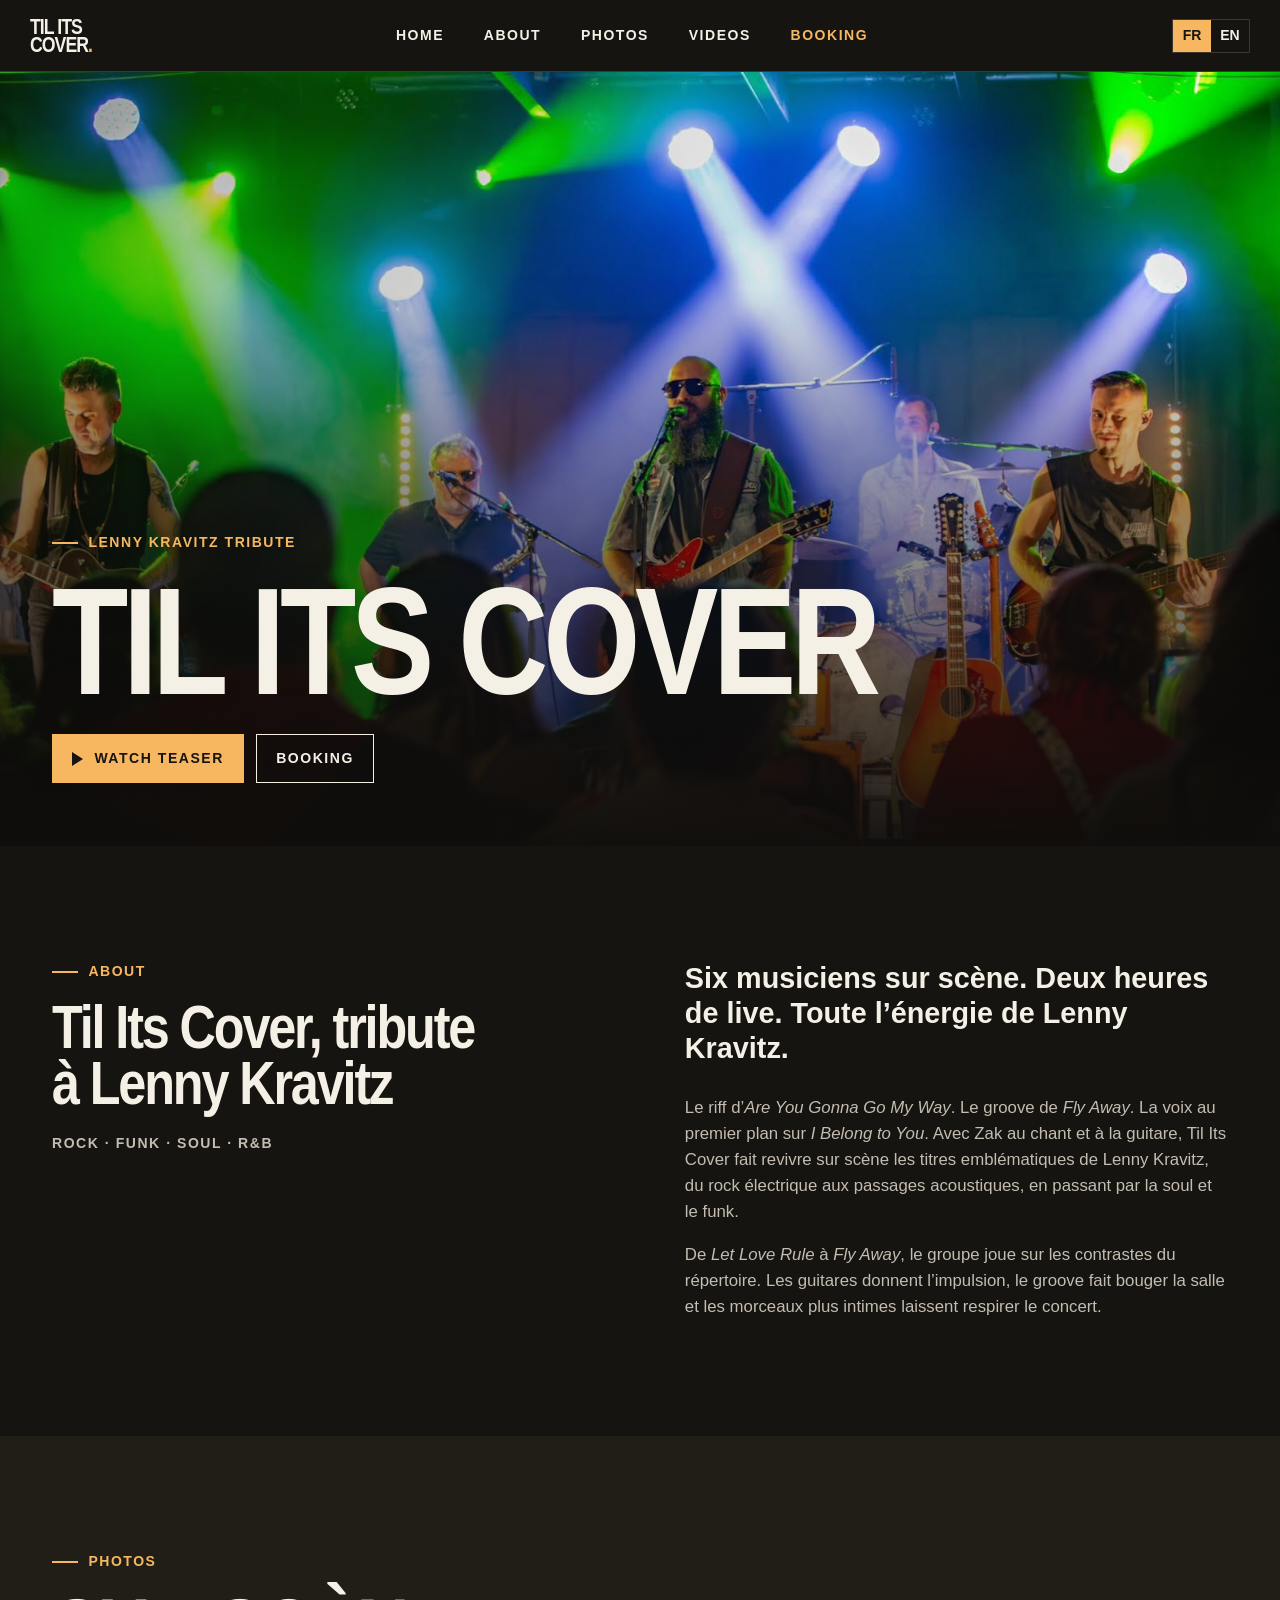
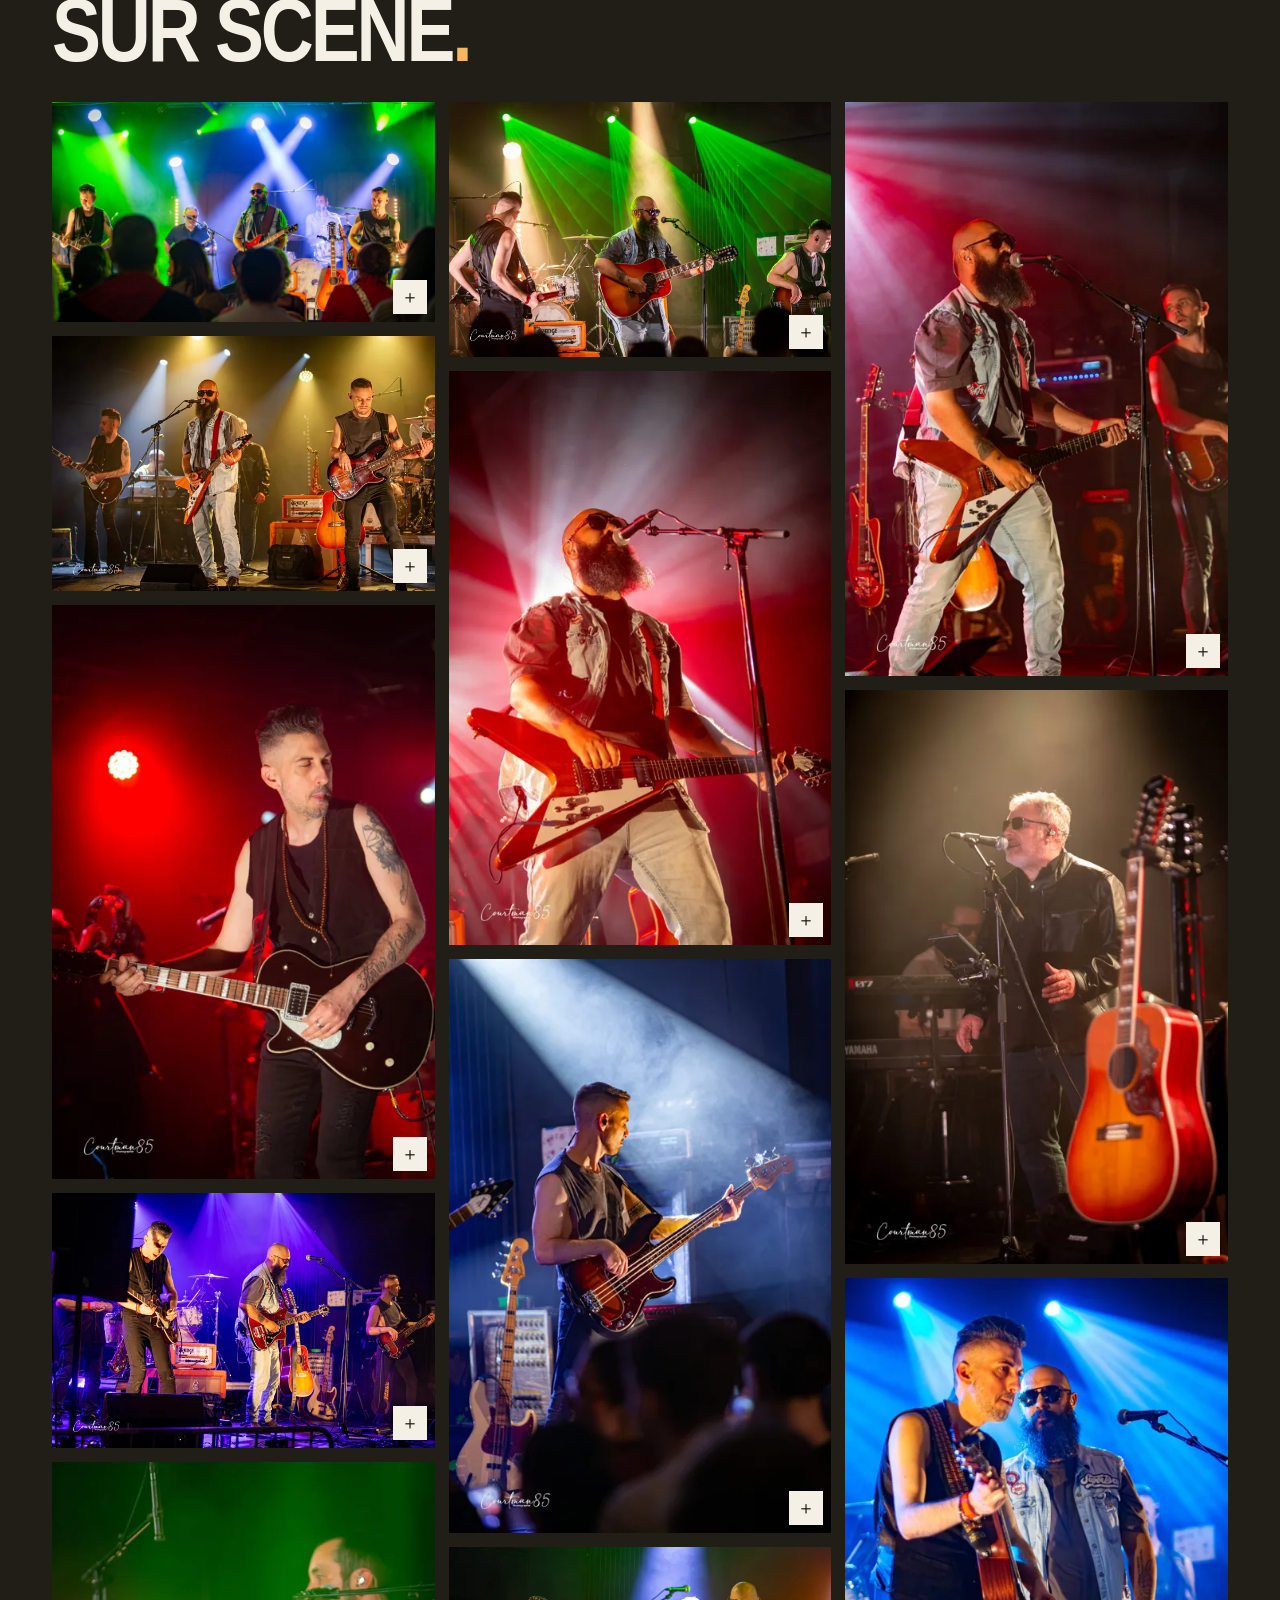
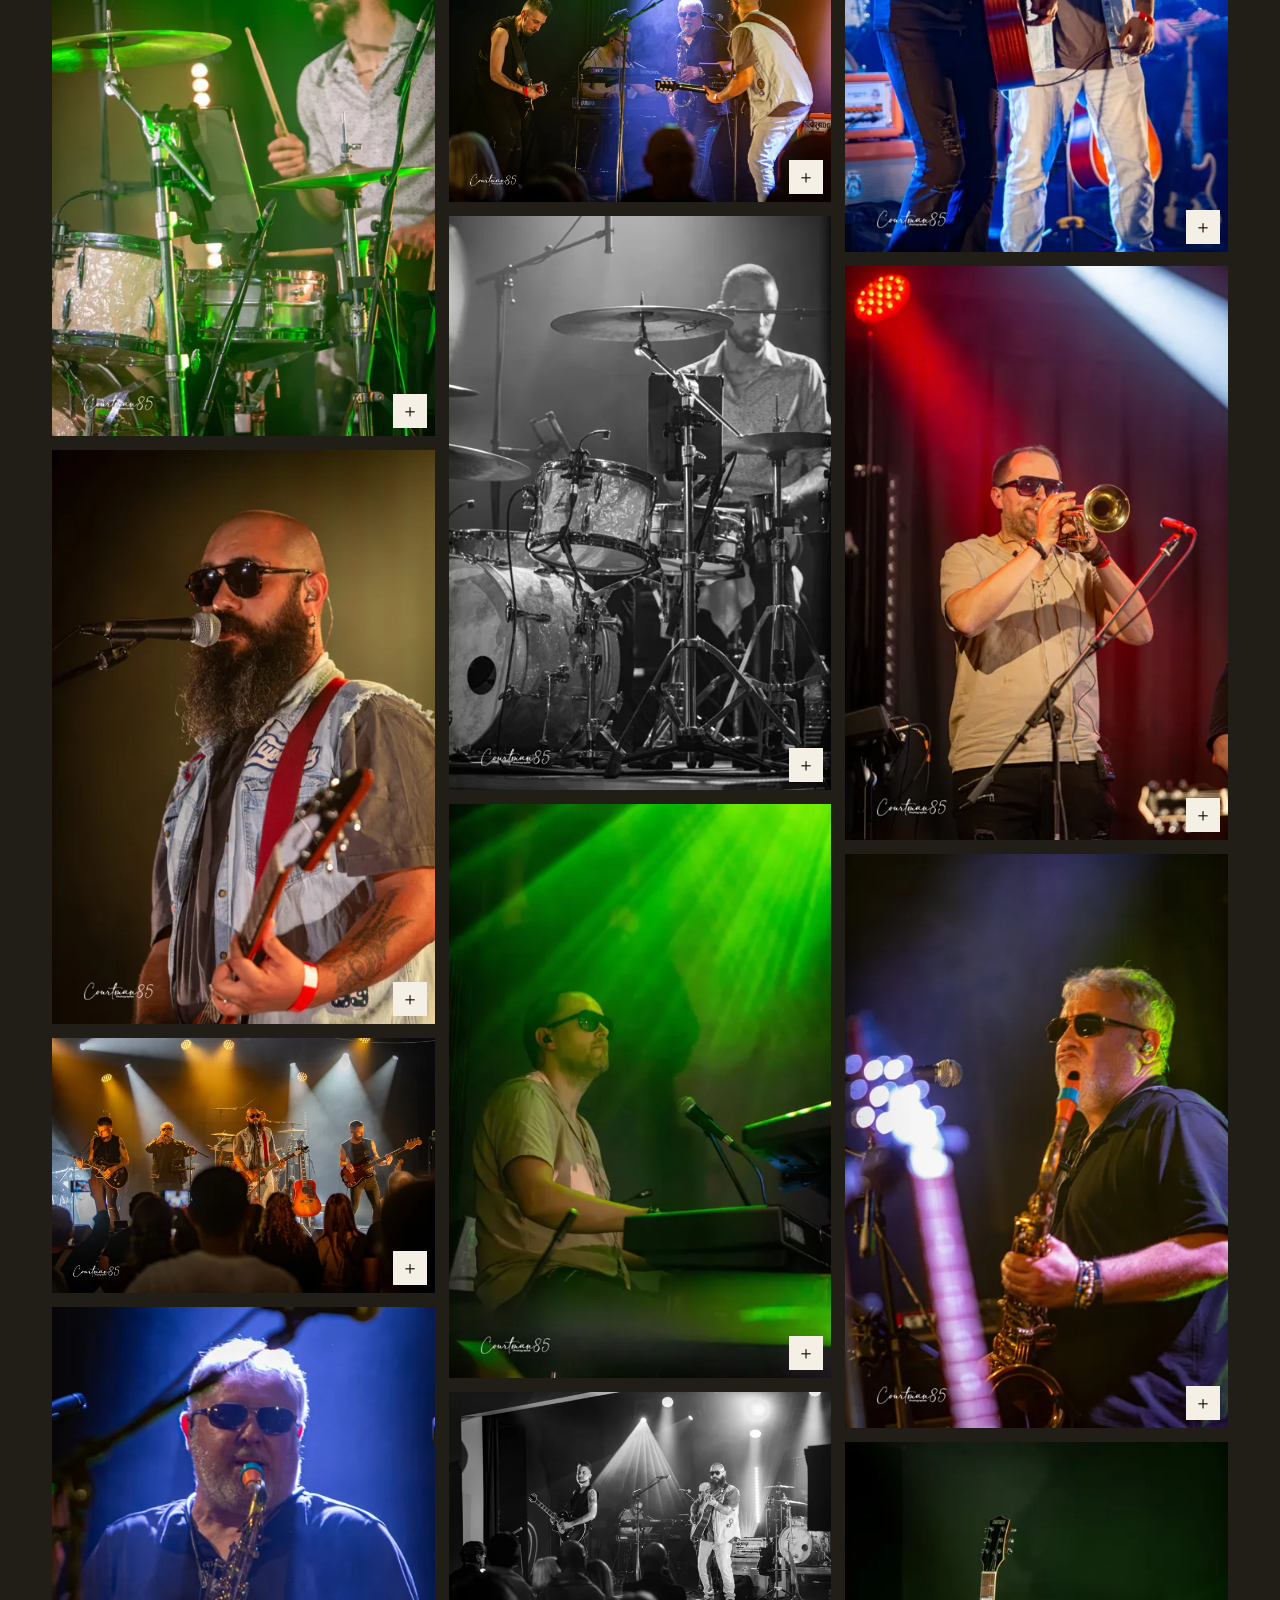
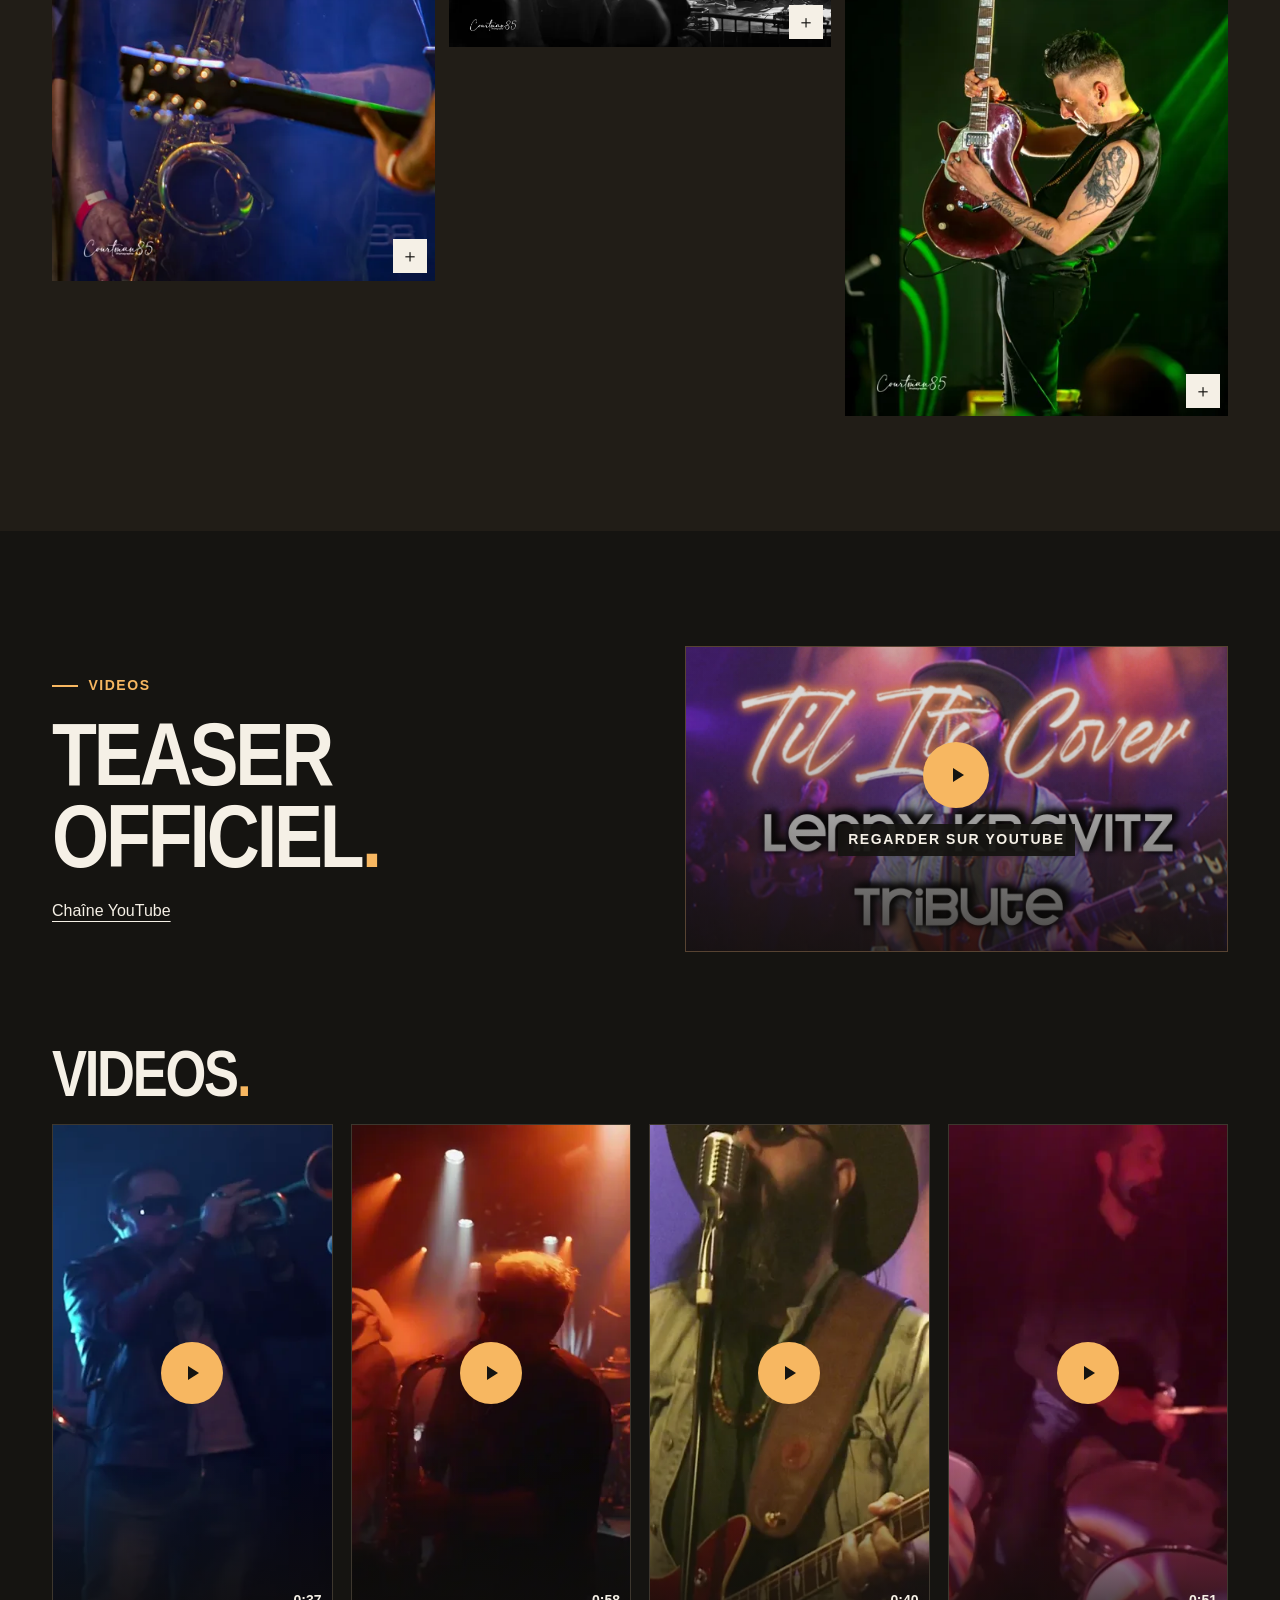
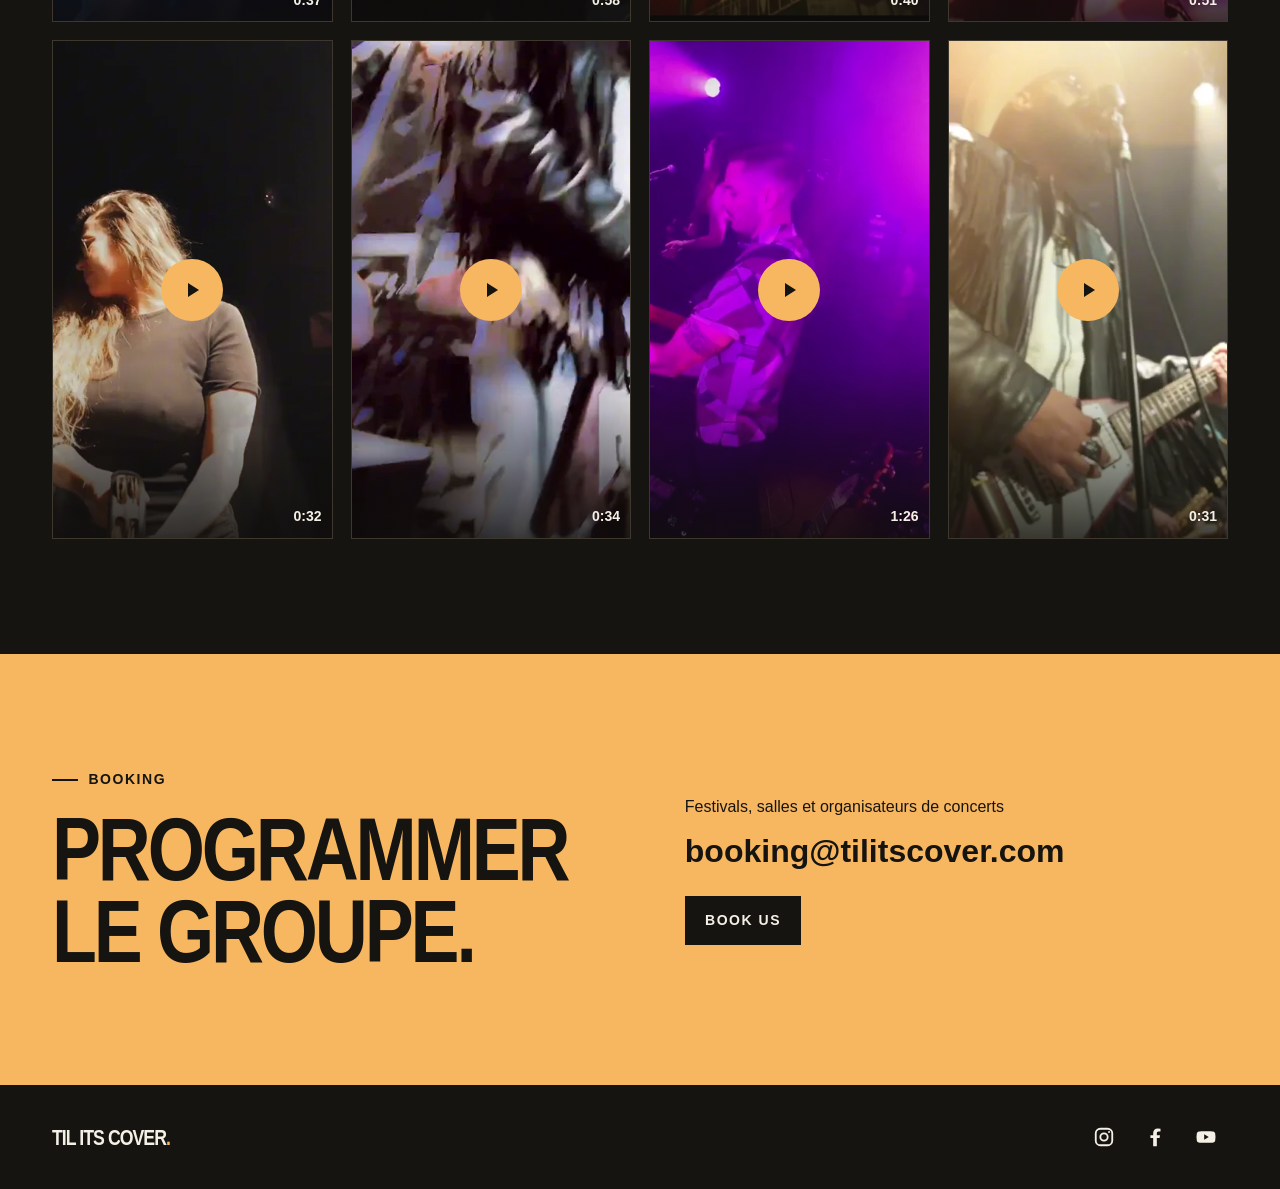
<file: index.html>
<!doctype html>
<html lang="fr">
<head>
<meta charset="utf-8">
<meta name="viewport" content="width=device-width, initial-scale=1">
<title>Til Its Cover — Lenny Kravitz Tribute | EPK &amp; Booking</title>
<meta name="description" content="Til Its Cover fait revivre Lenny Kravitz sur scène. Découvrez le teaser, les photos live et le contact booking du groupe.">
<meta property="og:title" content="Til Its Cover — Lenny Kravitz Tribute">
<meta property="og:description" content="Deux heures de rock, funk et soul. Teaser, photos et booking.">
<meta property="og:type" content="website">
<!-- Ajouter og:image après publication (voir README). -->
<meta name="theme-color" content="#151411">
<link rel="alternate" hreflang="fr" href="./">
<link rel="alternate" hreflang="en-US" href="./en.html">
<link rel="stylesheet" href="style.css">
<script src="gallery.js" defer></script>
<script src="clips.js" defer></script>
</head>
<body>
<a class="skip" href="#main">Aller au contenu</a>
<header class="bar">
  <a class="signature" href="#home" aria-label="Til Its Cover, accueil">TIL ITS <br>COVER<span>.</span></a>
  <nav aria-label="Navigation principale">
    <a href="#home">HOME</a><a href="#about">ABOUT</a><a href="#photos">PHOTOS</a><a href="#videos">VIDEOS</a><a href="#booking">BOOKING</a>
  </nav>
  <div class="language" role="group" aria-label="Langue">
    <span aria-current="page" aria-label="Français">FR</span>
    <a href="./en.html" hreflang="en-US" lang="en-US" aria-label="US English">EN</a>
  </div>
</header>
<main id="main" tabindex="-1">
  <section id="home" class="hero" aria-labelledby="title">
    <img class="hero-image" src="til-its-cover-live.jpg" width="1657" height="952" alt="Til Its Cover sur scène, devant le public, sous des projecteurs verts et bleus" fetchpriority="high">
    <div class="hero-content wrap">
      <p class="kicker"><span></span> LENNY KRAVITZ TRIBUTE</p>
      <h1 id="title">TIL ITS COVER</h1>
      <div class="actions">
        <a class="button primary" href="https://youtu.be/3wLZhSr_kus" target="_blank" rel="noopener"><span class="play" aria-hidden="true"></span> WATCH TEASER</a>
        <a class="button outline" href="#booking">BOOKING</a>
      </div>
    </div>
  </section>
  <section id="about" class="about section">
    <div class="wrap split">
      <div>
        <p class="kicker"><span></span> ABOUT</p>
        <h2 class="bio-title">Til Its Cover, tribute à Lenny Kravitz</h2>
        <p class="genres">ROCK · FUNK · SOUL · R&amp;B</p>
      </div>
      <div class="bio">
        <p class="intro">Six musiciens sur scène. Deux heures de live. Toute l’énergie de Lenny Kravitz.</p>
        <p>Le riff d’<em>Are You Gonna Go My Way</em>. Le groove de <em>Fly Away</em>. La voix au premier plan sur <em>I Belong to You</em>. Avec Zak au chant et à la guitare, Til Its Cover fait revivre sur scène les titres emblématiques de Lenny Kravitz, du rock électrique aux passages acoustiques, en passant par la soul et le funk.</p>
        <p>De <em>Let Love Rule</em> à <em>Fly Away</em>, le groupe joue sur les contrastes du répertoire. Les guitares donnent l’impulsion, le groove fait bouger la salle et les morceaux plus intimes laissent respirer le concert.</p>
      </div>
    </div>
  </section>
  <section id="photos" class="section photos">
    <div class="wrap">
      <p class="kicker"><span></span> PHOTOS</p>
      <h2>SUR SCÈNE<span class="accent">.</span></h2>
      <div class="photo-grid">
        <a class="photo" href="til-its-cover-live.jpg" data-photo aria-label="Agrandir la photo de Til Its Cover en concert">
        <img src="til-its-cover-live.jpg" width="1657" height="952" alt="Le groupe Til Its Cover au complet en concert, photographié depuis le public" loading="lazy">
        <span aria-hidden="true">＋</span>
      </a>
        <a class="photo" href="photos/concert-10.webp" data-photo aria-label="Agrandir la photo — Le groupe sur scène sous des projecteurs dorés">
          <img src="photos/concert-10-mini.webp" width="720" height="480" alt="Le groupe sur scène sous des projecteurs dorés" loading="lazy" decoding="async">
          <span aria-hidden="true">＋</span>
        </a>
        <a class="photo" href="photos/concert-01.webp" data-photo aria-label="Agrandir la photo — Guitariste sous un éclairage rouge">
          <img src="photos/concert-01-mini.webp" width="480" height="720" alt="Guitariste sous un éclairage rouge" loading="lazy" decoding="async">
          <span aria-hidden="true">＋</span>
        </a>
        <a class="photo" href="photos/concert-14.webp" data-photo aria-label="Agrandir la photo — Le groupe en concert sous des lumières violettes">
          <img src="photos/concert-14-mini.webp" width="720" height="480" alt="Le groupe en concert sous des lumières violettes" loading="lazy" decoding="async">
          <span aria-hidden="true">＋</span>
        </a>
        <a class="photo" href="photos/concert-02.webp" data-photo aria-label="Agrandir la photo — Batteur sous des projecteurs verts">
          <img src="photos/concert-02-mini.webp" width="480" height="720" alt="Batteur sous des projecteurs verts" loading="lazy" decoding="async">
          <span aria-hidden="true">＋</span>
        </a>
        <a class="photo" href="photos/concert-03.webp" data-photo aria-label="Agrandir la photo — Chanteur-guitariste au micro, lunettes de soleil">
          <img src="photos/concert-03-mini.webp" width="480" height="720" alt="Chanteur-guitariste au micro, lunettes de soleil" loading="lazy" decoding="async">
          <span aria-hidden="true">＋</span>
        </a>
        <a class="photo" href="photos/concert-15.webp" data-photo aria-label="Agrandir la photo — Vue du groupe et du public sous des projecteurs dorés et blancs">
          <img src="photos/concert-15-mini.webp" width="720" height="480" alt="Vue du groupe et du public sous des projecteurs dorés et blancs" loading="lazy" decoding="async">
          <span aria-hidden="true">＋</span>
        </a>
        <a class="photo" href="photos/concert-04.webp" data-photo aria-label="Agrandir la photo — Saxophoniste sous une lumière bleue">
          <img src="photos/concert-04-mini.webp" width="480" height="720" alt="Saxophoniste sous une lumière bleue" loading="lazy" decoding="async">
          <span aria-hidden="true">＋</span>
        </a>
        <a class="photo" href="photos/concert-08.webp" data-photo aria-label="Agrandir la photo — Le groupe sur scène sous des faisceaux verts et dorés">
          <img src="photos/concert-08-mini.webp" width="720" height="480" alt="Le groupe sur scène sous des faisceaux verts et dorés" loading="lazy" decoding="async">
          <span aria-hidden="true">＋</span>
        </a>
        <a class="photo" href="photos/concert-05.webp" data-photo aria-label="Agrandir la photo — Chanteur-guitariste devant des faisceaux rouges et blancs">
          <img src="photos/concert-05-mini.webp" width="480" height="720" alt="Chanteur-guitariste devant des faisceaux rouges et blancs" loading="lazy" decoding="async">
          <span aria-hidden="true">＋</span>
        </a>
        <a class="photo" href="photos/concert-06.webp" data-photo aria-label="Agrandir la photo — Bassiste sous un projecteur blanc, avec le public au premier plan">
          <img src="photos/concert-06-mini.webp" width="480" height="720" alt="Bassiste sous un projecteur blanc, avec le public au premier plan" loading="lazy" decoding="async">
          <span aria-hidden="true">＋</span>
        </a>
        <a class="photo" href="photos/concert-11.webp" data-photo aria-label="Agrandir la photo — Musiciens réunis au centre de la scène">
          <img src="photos/concert-11-mini.webp" width="720" height="480" alt="Musiciens réunis au centre de la scène" loading="lazy" decoding="async">
          <span aria-hidden="true">＋</span>
        </a>
        <a class="photo" href="photos/concert-07.webp" data-photo aria-label="Agrandir la photo — Batteur en concert, en noir et blanc">
          <img src="photos/concert-07-mini.webp" width="480" height="720" alt="Batteur en concert, en noir et blanc" loading="lazy" decoding="async">
          <span aria-hidden="true">＋</span>
        </a>
        <a class="photo" href="photos/concert-09.webp" data-photo aria-label="Agrandir la photo — Claviériste sous des faisceaux verts">
          <img src="photos/concert-09-mini.webp" width="480" height="720" alt="Claviériste sous des faisceaux verts" loading="lazy" decoding="async">
          <span aria-hidden="true">＋</span>
        </a>
        <a class="photo" href="photos/concert-17.webp" data-photo aria-label="Agrandir la photo — Le groupe vu depuis le public, en noir et blanc">
          <img src="photos/concert-17-mini.webp" width="720" height="480" alt="Le groupe vu depuis le public, en noir et blanc" loading="lazy" decoding="async">
          <span aria-hidden="true">＋</span>
        </a>
        <a class="photo" href="photos/concert-12.webp" data-photo aria-label="Agrandir la photo — Chanteur-guitariste sur scène sous un éclairage rouge">
          <img src="photos/concert-12-mini.webp" width="480" height="720" alt="Chanteur-guitariste sur scène sous un éclairage rouge" loading="lazy" decoding="async">
          <span aria-hidden="true">＋</span>
        </a>
        <a class="photo" href="photos/concert-13.webp" data-photo aria-label="Agrandir la photo — Musicien au micro derrière une guitare acoustique">
          <img src="photos/concert-13-mini.webp" width="480" height="720" alt="Musicien au micro derrière une guitare acoustique" loading="lazy" decoding="async">
          <span aria-hidden="true">＋</span>
        </a>
        <a class="photo" href="photos/concert-16.webp" data-photo aria-label="Agrandir la photo — Deux musiciens côte à côte sous des lumières bleues">
          <img src="photos/concert-16-mini.webp" width="480" height="720" alt="Deux musiciens côte à côte sous des lumières bleues" loading="lazy" decoding="async">
          <span aria-hidden="true">＋</span>
        </a>
        <a class="photo" href="photos/concert-18.webp" data-photo aria-label="Agrandir la photo — Tromboniste sous un éclairage rouge et blanc">
          <img src="photos/concert-18-mini.webp" width="480" height="720" alt="Tromboniste sous un éclairage rouge et blanc" loading="lazy" decoding="async">
          <span aria-hidden="true">＋</span>
        </a>
        <a class="photo" href="photos/concert-19.webp" data-photo aria-label="Agrandir la photo — Saxophoniste en lunettes de soleil sur scène">
          <img src="photos/concert-19-mini.webp" width="480" height="720" alt="Saxophoniste en lunettes de soleil sur scène" loading="lazy" decoding="async">
          <span aria-hidden="true">＋</span>
        </a>
        <a class="photo" href="photos/concert-20.webp" data-photo aria-label="Agrandir la photo — Guitariste tenant son instrument à la verticale">
          <img src="photos/concert-20-mini.webp" width="480" height="720" alt="Guitariste tenant son instrument à la verticale" loading="lazy" decoding="async">
          <span aria-hidden="true">＋</span>
        </a>
      </div>
    </div>
  </section>
  <section id="videos" class="section videos">
    <div class="wrap split">
      <div>
        <p class="kicker"><span></span> VIDEOS</p>
        <h2>TEASER<br>OFFICIEL<span class="accent">.</span></h2>
        <a class="text-link" href="https://www.youtube.com/@TilItsCover" target="_blank" rel="noopener">Chaîne YouTube</a>
      </div>
      <a class="video-link" href="https://youtu.be/3wLZhSr_kus" target="_blank" rel="noopener" aria-label="Regarder le teaser officiel sur YouTube">
        <img class="teaser-thumbnail" src="teaser.webp" alt="" width="1280" height="720" loading="lazy" decoding="async">
        <span class="video-play"><span class="play" aria-hidden="true"></span></span>
        <span class="teaser-label">REGARDER SUR YOUTUBE</span>
      </a>
    </div>
    <div class="wrap live-clips" aria-labelledby="clip-heading">
      <h3 id="clip-heading">VIDEOS<span class="accent">.</span></h3>
      <div class="clip-grid">
        <a class="clip" href="clips/live-1.mp4" data-clip aria-label="Extrait live 1">
          <img src="clips/live-1.webp" width="360" height="640" loading="lazy" decoding="async" alt="">
          <span class="clip-overlay">
            <span class="clip-play"><span class="play" aria-hidden="true"></span></span>
            <span class="clip-time">0:37</span>
          </span>
        </a>
        <a class="clip" href="clips/live-2.mp4" data-clip aria-label="Extrait live 2">
          <img src="clips/live-2.webp" width="360" height="640" loading="lazy" decoding="async" alt="">
          <span class="clip-overlay">
            <span class="clip-play"><span class="play" aria-hidden="true"></span></span>
            <span class="clip-time">0:58</span>
          </span>
        </a>
        <a class="clip" href="clips/live-3.mp4" data-clip aria-label="Extrait live 3">
          <img src="clips/live-3.webp" width="360" height="640" loading="lazy" decoding="async" alt="">
          <span class="clip-overlay">
            <span class="clip-play"><span class="play" aria-hidden="true"></span></span>
            <span class="clip-time">0:40</span>
          </span>
        </a>
        <a class="clip" href="clips/live-4.mp4" data-clip aria-label="Extrait live 4">
          <img src="clips/live-4.webp" width="360" height="640" loading="lazy" decoding="async" alt="">
          <span class="clip-overlay">
            <span class="clip-play"><span class="play" aria-hidden="true"></span></span>
            <span class="clip-time">0:51</span>
          </span>
        </a>
        <a class="clip" href="clips/live-5.mp4" data-clip aria-label="Extrait live 5">
          <img src="clips/live-5.webp" width="360" height="640" loading="lazy" decoding="async" alt="">
          <span class="clip-overlay">
            <span class="clip-play"><span class="play" aria-hidden="true"></span></span>
            <span class="clip-time">0:32</span>
          </span>
        </a>
        <a class="clip" href="clips/live-6.mp4" data-clip aria-label="Extrait live 6">
          <img src="clips/live-6.webp" width="360" height="640" loading="lazy" decoding="async" alt="">
          <span class="clip-overlay">
            <span class="clip-play"><span class="play" aria-hidden="true"></span></span>
            <span class="clip-time">0:34</span>
          </span>
        </a>
        <a class="clip" href="clips/live-7.mp4" data-clip aria-label="Extrait live 7">
          <img src="clips/live-7.webp" width="360" height="640" loading="lazy" decoding="async" alt="">
          <span class="clip-overlay">
            <span class="clip-play"><span class="play" aria-hidden="true"></span></span>
            <span class="clip-time">1:26</span>
          </span>
        </a>
        <a class="clip" href="clips/live-8.mp4" data-clip aria-label="Extrait live 8">
          <img src="clips/live-8.webp" width="360" height="640" loading="lazy" decoding="async" alt="">
          <span class="clip-overlay">
            <span class="clip-play"><span class="play" aria-hidden="true"></span></span>
            <span class="clip-time">0:31</span>
          </span>
        </a>
      </div>
    </div>
  </section>
  <section id="booking" class="section booking">
    <div class="wrap split">
      <div>
        <p class="kicker"><span></span> BOOKING</p>
        <h2>PROGRAMMER<br>LE GROUPE<span>.</span></h2>
      </div>
      <div class="contact">
        <p>Festivals, salles et organisateurs de concerts</p>
        <a class="email" href="mailto:booking@tilitscover.com">booking@tilitscover.com</a>
        <a class="button dark" href="https://mail.google.com/mail/?view=cm&amp;fs=1&amp;to=booking%40tilitscover.com&amp;su=Booking%20Til%20Its%20Cover" target="_blank" rel="noopener">BOOK US</a>
      </div>
    </div>
  </section>
</main>
<footer class="wrap footer">
  <a class="signature" href="#home">TIL ITS COVER<span>.</span></a>
  <div class="social">
    <a href="https://www.instagram.com/tilitscover" target="_blank" rel="noopener" aria-label="Instagram"><svg viewBox="0 0 24 24" aria-hidden="true"><rect x="3" y="3" width="18" height="18" rx="5" fill="none" stroke="currentColor" stroke-width="2"/><circle cx="12" cy="12" r="4" fill="none" stroke="currentColor" stroke-width="2"/><circle cx="17.5" cy="6.5" r="1.1"/></svg></a>
    <a href="https://www.facebook.com/profile.php?id=61574978482761" target="_blank" rel="noopener" aria-label="Facebook"><svg viewBox="0 0 24 24" aria-hidden="true"><path d="M14 22v-9h3l.5-3H14V8c0-1 .3-2 2-2h2V3a17 17 0 0 0-3-.3c-3 0-5 1.8-5 5.1V10H7v3h3v9z"/></svg></a>
    <a href="https://www.youtube.com/@TilItsCover" target="_blank" rel="noopener" aria-label="YouTube"><svg viewBox="0 0 24 24" aria-hidden="true"><path fill-rule="evenodd" d="M22 8a3 3 0 0 0-2-2c-2-.5-14-.5-16 0a3 3 0 0 0-2 2 22 22 0 0 0 0 8 3 3 0 0 0 2 2c2 .5 14 .5 16 0a3 3 0 0 0 2-2 22 22 0 0 0 0-8ZM10 9v6l5-3-5-3Z"/></svg></a>
  </div>
</footer>
<dialog id="lightbox" aria-label="Photo de concert agrandie">
  <form method="dialog"><button class="close" autofocus aria-label="Fermer">×</button></form>
  <img alt="">
  <div class="gallery-controls" hidden><button type="button" data-step="-1">Précédente</button><button type="button" data-step="1">Suivante</button></div>
</dialog>
<dialog id="clip-player" class="clip-player" aria-labelledby="clip-title">
  <div class="clip-toolbar">
    <strong id="clip-title">VIDEOS</strong>
    <form method="dialog"><button type="submit" autofocus aria-label="Fermer">×</button></form>
  </div>
  <video controls playsinline preload="none" width="540" height="960" aria-labelledby="clip-title"></video>
  <div class="clip-toolbar clip-nav">
    <button type="button" data-clip-step="-1">Précédent</button>
    <button type="button" data-clip-step="1">Suivant</button>
  </div>
</dialog>
</body>
</html>
</file>
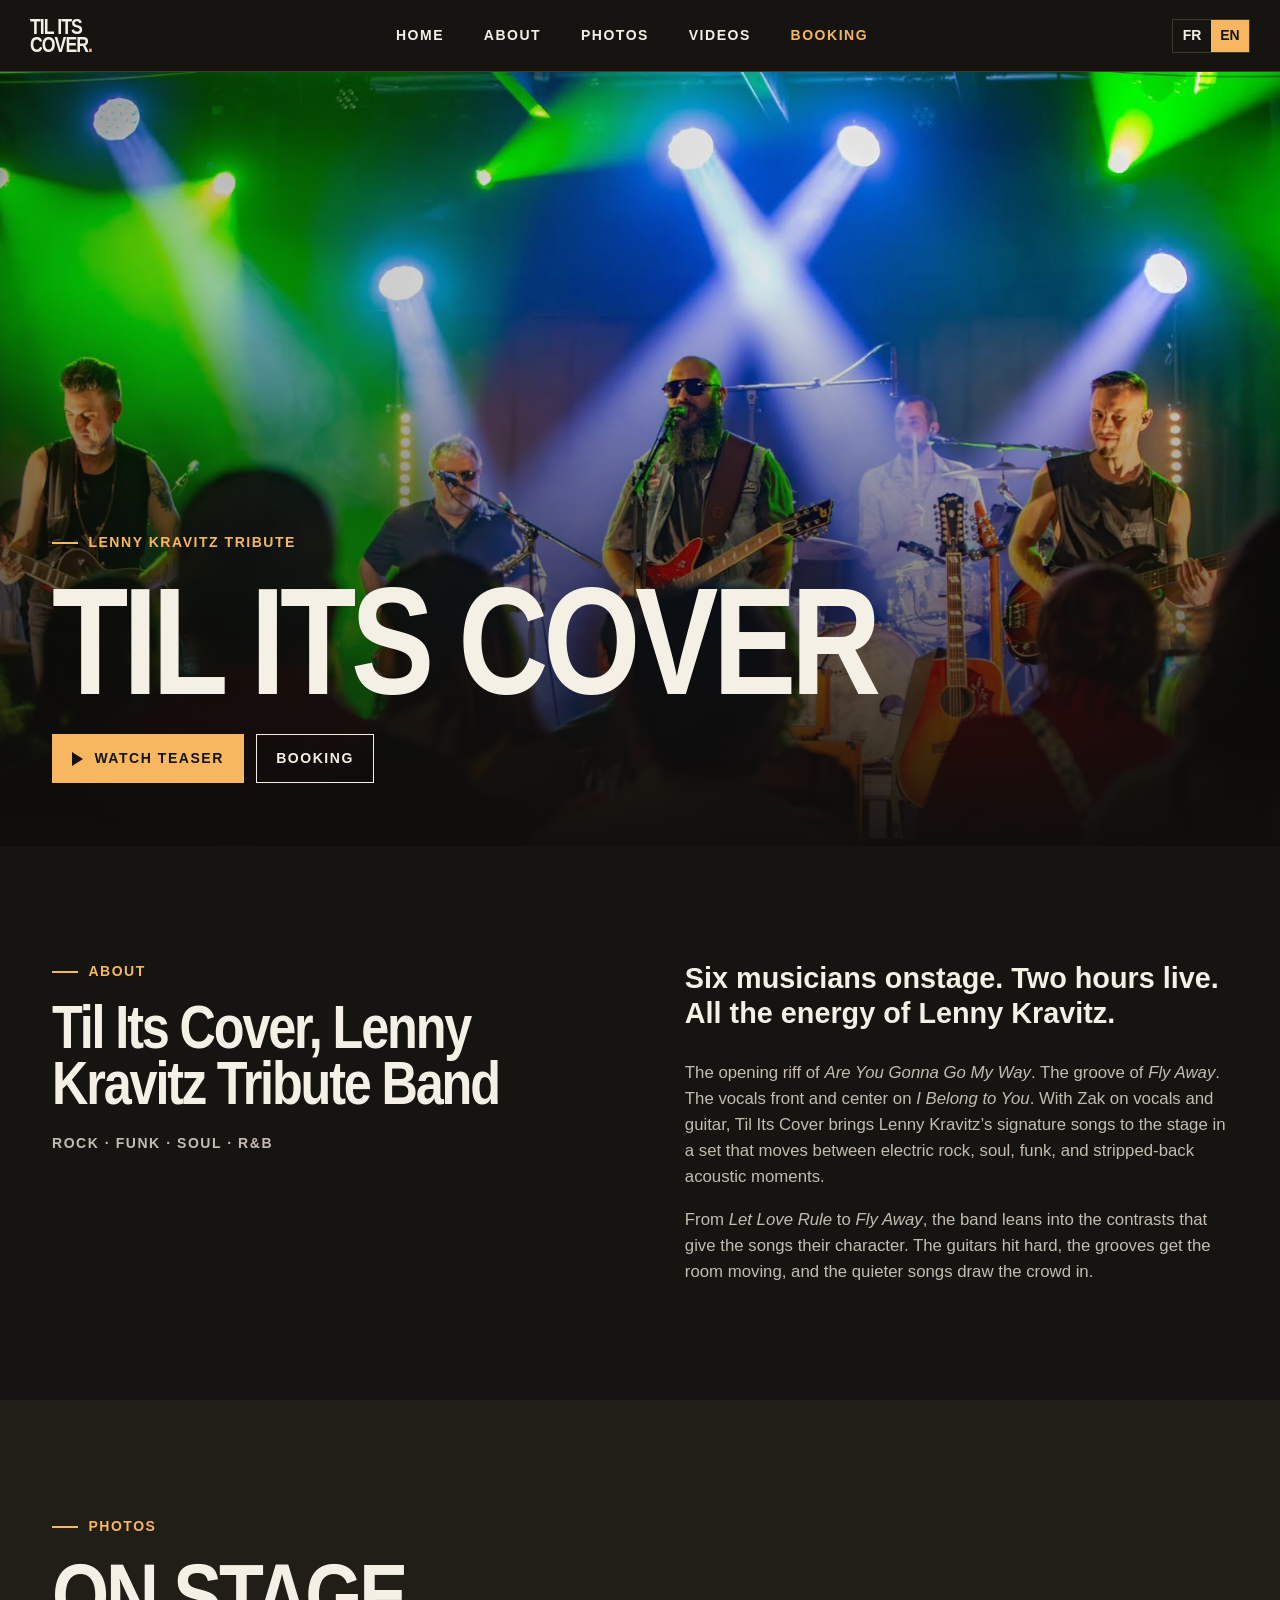
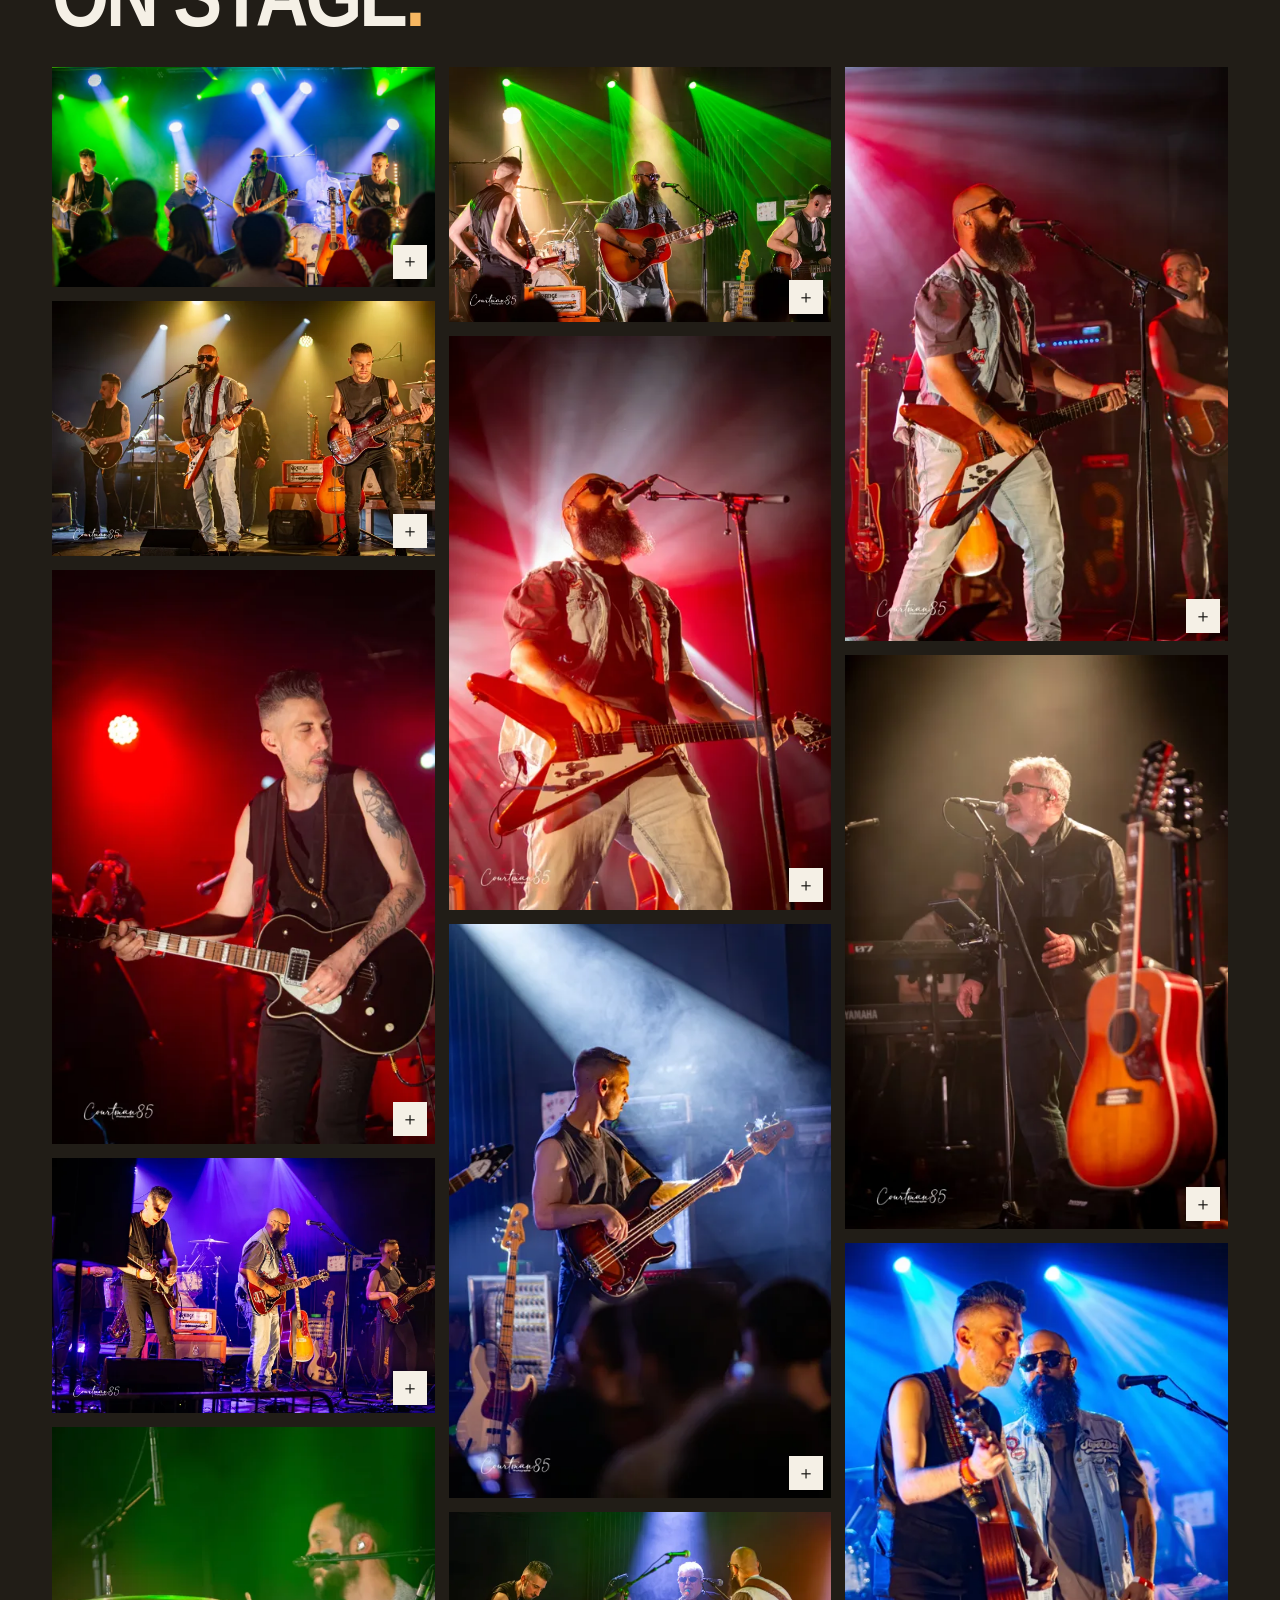
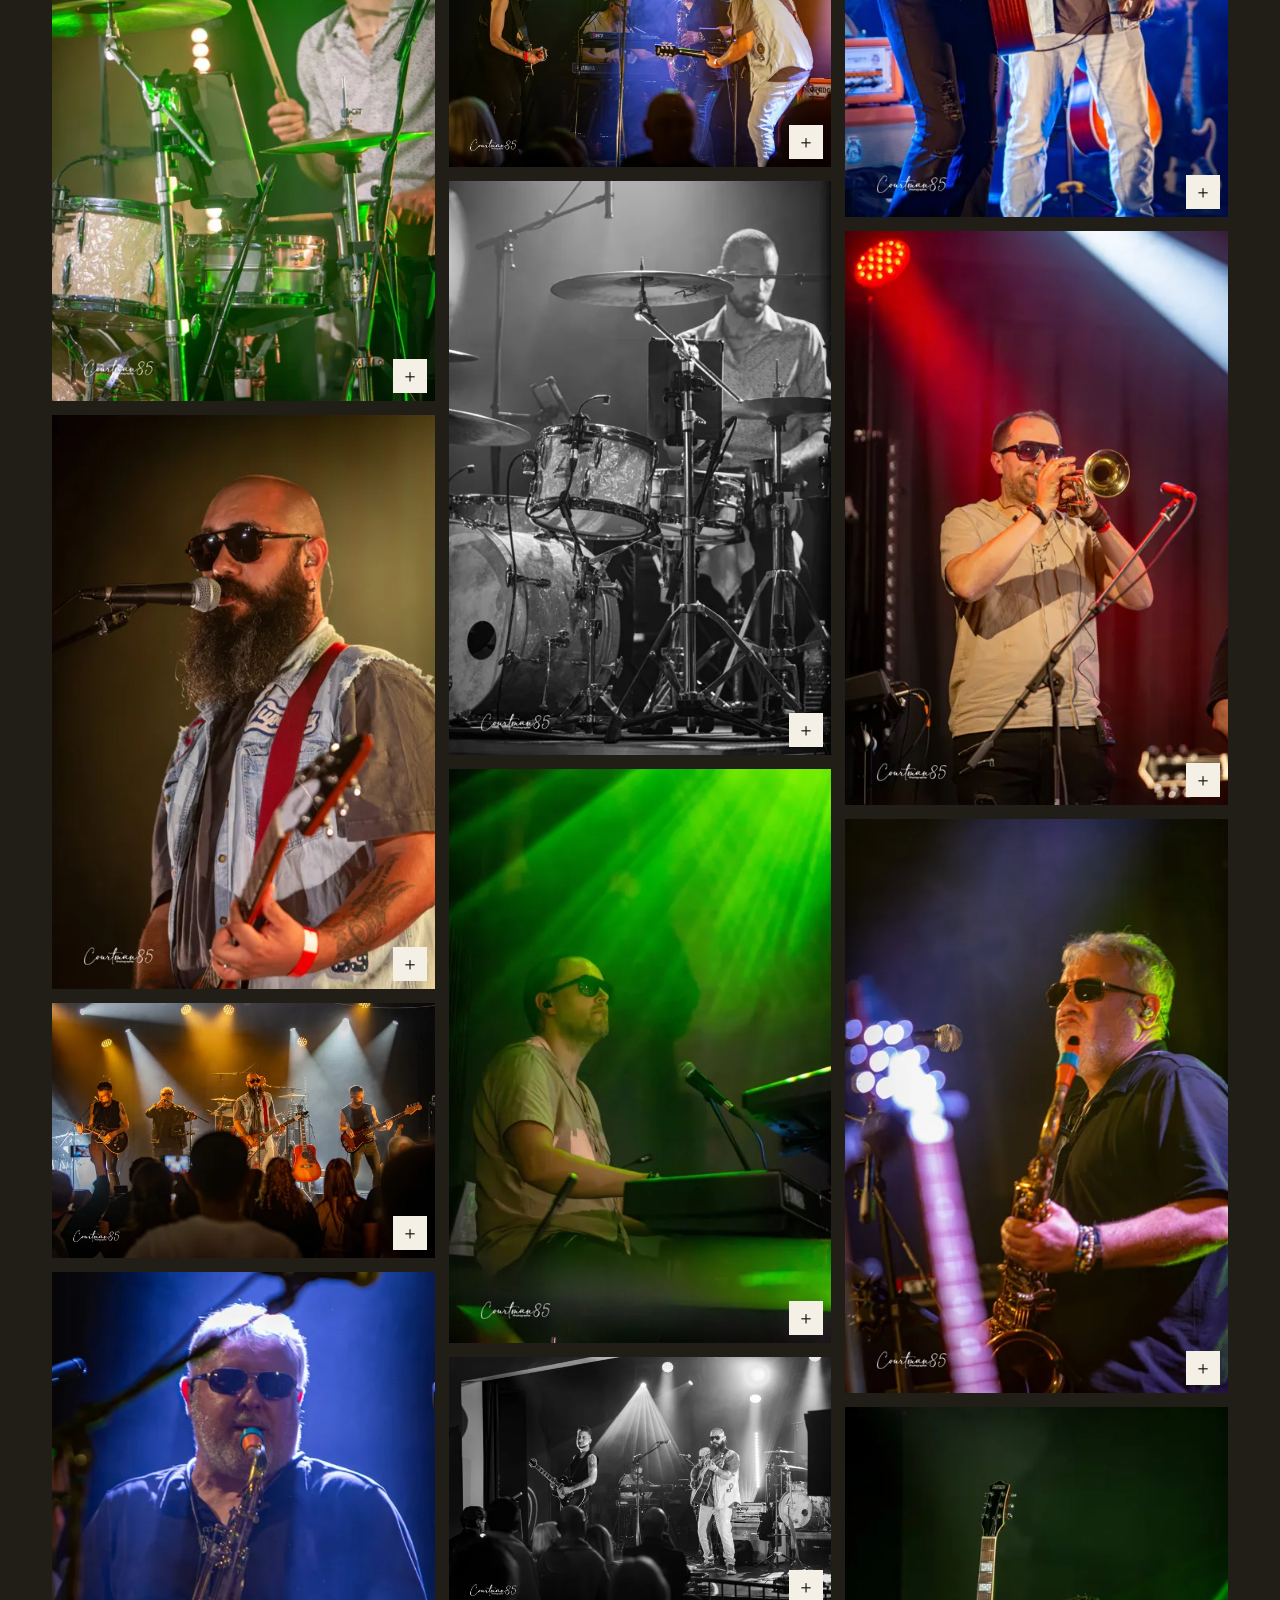
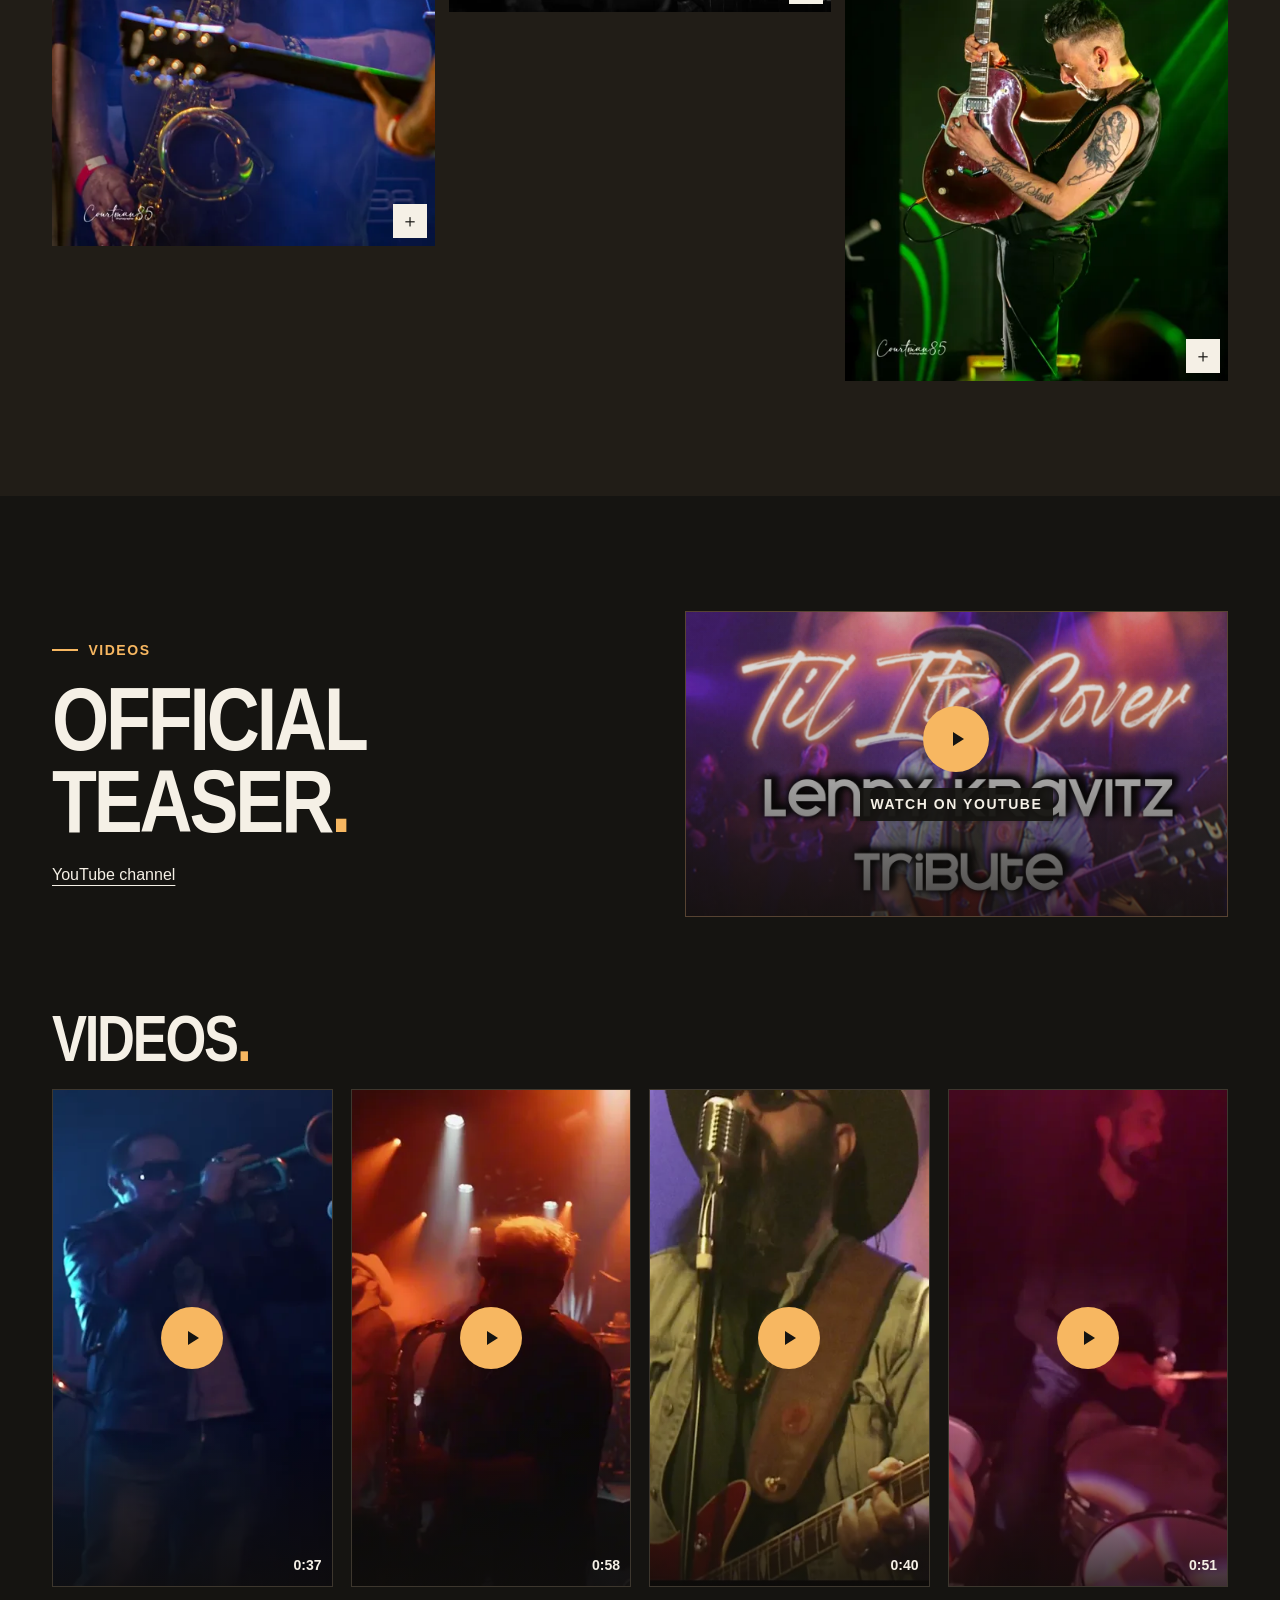
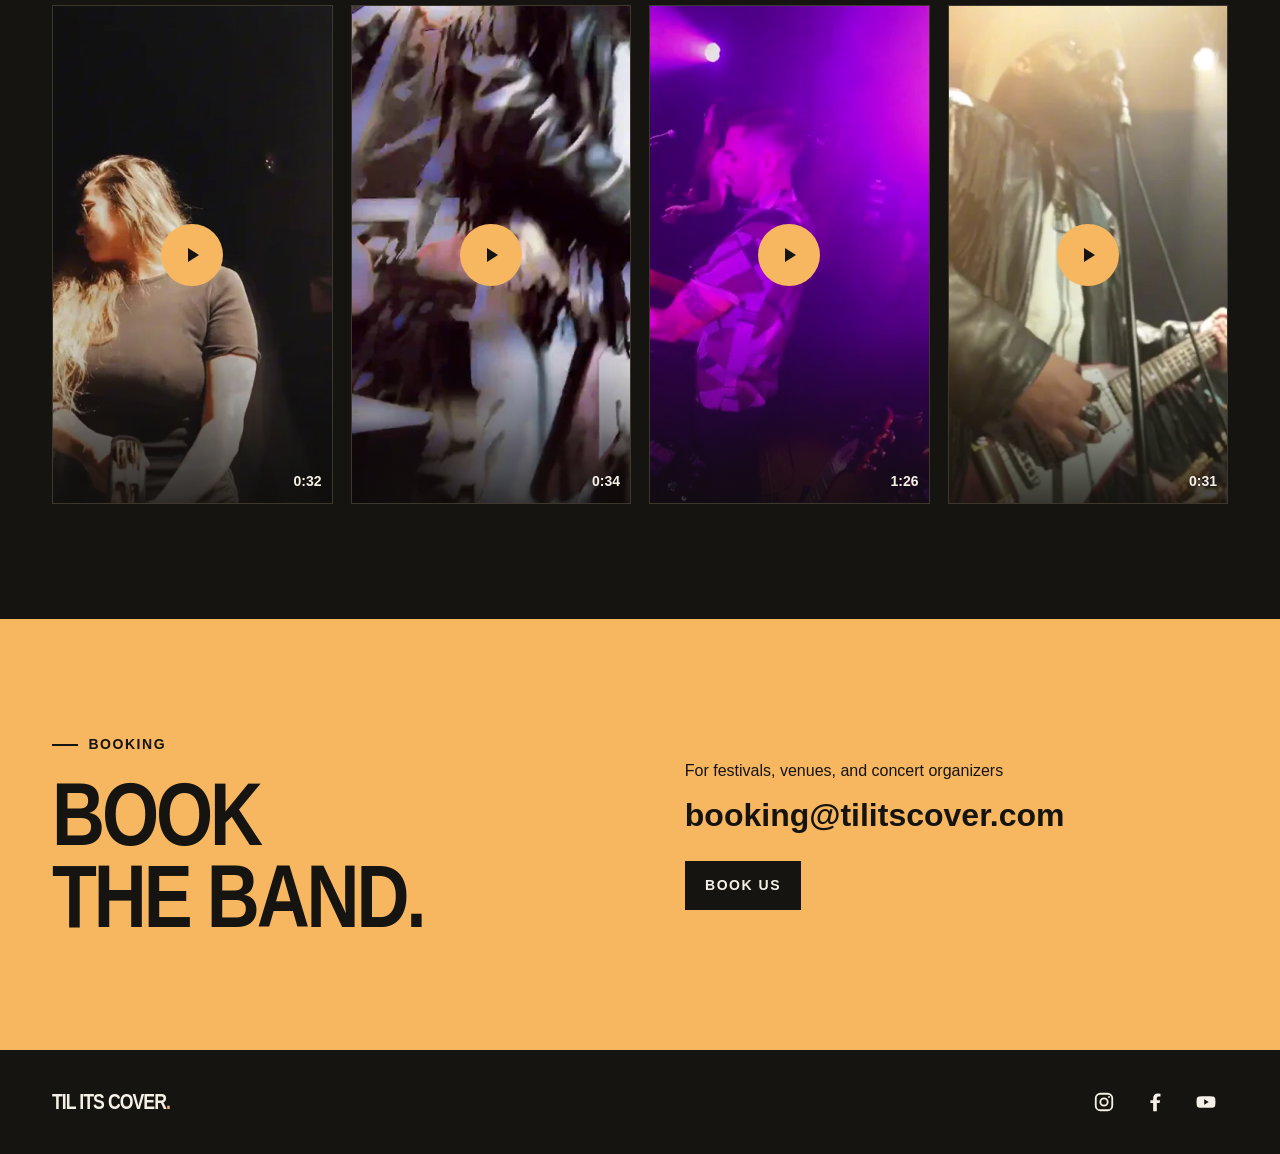
<file: en.html>
<!doctype html>
<html lang="en-US">
<head>
<meta charset="utf-8">
<meta name="viewport" content="width=device-width, initial-scale=1">
<title>Til Its Cover — Lenny Kravitz Tribute | EPK &amp; Booking</title>
<meta name="description" content="Til Its Cover brings the music of Lenny Kravitz to the stage. Watch the official teaser, see live photos, and contact the band for booking.">
<meta property="og:title" content="Til Its Cover — Lenny Kravitz Tribute">
<meta property="og:description" content="Two hours of rock, funk, and soul. Teaser, live photos, and booking.">
<meta property="og:type" content="website">
<!-- Ajouter og:image après publication (voir README). -->
<meta name="theme-color" content="#151411">
<link rel="alternate" hreflang="fr" href="./">
<link rel="alternate" hreflang="en-US" href="./en.html">
<link rel="stylesheet" href="style.css">
<script src="gallery.js" defer></script>
<script src="clips.js" defer></script>
</head>
<body>
<a class="skip" href="#main">Skip to content</a>
<header class="bar">
  <a class="signature" href="#home" aria-label="Til Its Cover, home">TIL ITS <br>COVER<span>.</span></a>
  <nav aria-label="Main navigation">
    <a href="#home">HOME</a><a href="#about">ABOUT</a><a href="#photos">PHOTOS</a><a href="#videos">VIDEOS</a><a href="#booking">BOOKING</a>
  </nav>
  <div class="language" role="group" aria-label="Language">
    <a href="./" hreflang="fr" lang="fr" aria-label="Français">FR</a>
    <span aria-current="page" aria-label="US English">EN</span>
  </div>
</header>
<main id="main" tabindex="-1">
  <section id="home" class="hero" aria-labelledby="title">
    <img class="hero-image" src="til-its-cover-live.jpg" width="1657" height="952" alt="Til Its Cover performing for the crowd under green and blue stage lights" fetchpriority="high">
    <div class="hero-content wrap">
      <p class="kicker"><span></span> LENNY KRAVITZ TRIBUTE</p>
      <h1 id="title">TIL ITS COVER</h1>
      <div class="actions">
        <a class="button primary" href="https://youtu.be/3wLZhSr_kus" target="_blank" rel="noopener"><span class="play" aria-hidden="true"></span> WATCH TEASER</a>
        <a class="button outline" href="#booking">BOOKING</a>
      </div>
    </div>
  </section>
  <section id="about" class="about section">
    <div class="wrap split">
      <div>
        <p class="kicker"><span></span> ABOUT</p>
        <h2 class="bio-title">Til Its Cover, Lenny Kravitz Tribute Band</h2>
        <p class="genres">ROCK · FUNK · SOUL · R&amp;B</p>
      </div>
      <div class="bio">
        <p class="intro">Six musicians onstage. Two hours live. All the energy of Lenny Kravitz.</p>
        <p>The opening riff of <em>Are You Gonna Go My Way</em>. The groove of <em>Fly Away</em>. The vocals front and center on <em>I Belong to You</em>. With Zak on vocals and guitar, Til Its Cover brings Lenny Kravitz’s signature songs to the stage in a set that moves between electric rock, soul, funk, and stripped-back acoustic moments.</p>
        <p>From <em>Let Love Rule</em> to <em>Fly Away</em>, the band leans into the contrasts that give the songs their character. The guitars hit hard, the grooves get the room moving, and the quieter songs draw the crowd in.</p>
      </div>
    </div>
  </section>
  <section id="photos" class="section photos">
    <div class="wrap">
      <p class="kicker"><span></span> PHOTOS</p>
      <h2>ON STAGE<span class="accent">.</span></h2>
      <div class="photo-grid">
        <a class="photo" href="til-its-cover-live.jpg" data-photo aria-label="Enlarge the photo of Til Its Cover in concert">
        <img src="til-its-cover-live.jpg" width="1657" height="952" alt="The full Til Its Cover band in concert, photographed from the audience" loading="lazy">
        <span aria-hidden="true">＋</span>
      </a>
        <a class="photo" href="photos/concert-10.webp" data-photo aria-label="Enlarge photo — The band onstage under amber spotlights">
          <img src="photos/concert-10-mini.webp" width="720" height="480" alt="The band onstage under amber spotlights" loading="lazy" decoding="async">
          <span aria-hidden="true">＋</span>
        </a>
        <a class="photo" href="photos/concert-01.webp" data-photo aria-label="Enlarge photo — Guitarist under red stage lights">
          <img src="photos/concert-01-mini.webp" width="480" height="720" alt="Guitarist under red stage lights" loading="lazy" decoding="async">
          <span aria-hidden="true">＋</span>
        </a>
        <a class="photo" href="photos/concert-14.webp" data-photo aria-label="Enlarge photo — The band performing under purple lights">
          <img src="photos/concert-14-mini.webp" width="720" height="480" alt="The band performing under purple lights" loading="lazy" decoding="async">
          <span aria-hidden="true">＋</span>
        </a>
        <a class="photo" href="photos/concert-02.webp" data-photo aria-label="Enlarge photo — Drummer under green stage lights">
          <img src="photos/concert-02-mini.webp" width="480" height="720" alt="Drummer under green stage lights" loading="lazy" decoding="async">
          <span aria-hidden="true">＋</span>
        </a>
        <a class="photo" href="photos/concert-03.webp" data-photo aria-label="Enlarge photo — Singer and guitarist at the microphone wearing sunglasses">
          <img src="photos/concert-03-mini.webp" width="480" height="720" alt="Singer and guitarist at the microphone wearing sunglasses" loading="lazy" decoding="async">
          <span aria-hidden="true">＋</span>
        </a>
        <a class="photo" href="photos/concert-15.webp" data-photo aria-label="Enlarge photo — The band and the crowd under amber and white spotlights">
          <img src="photos/concert-15-mini.webp" width="720" height="480" alt="The band and the crowd under amber and white spotlights" loading="lazy" decoding="async">
          <span aria-hidden="true">＋</span>
        </a>
        <a class="photo" href="photos/concert-04.webp" data-photo aria-label="Enlarge photo — Saxophonist under blue stage lighting">
          <img src="photos/concert-04-mini.webp" width="480" height="720" alt="Saxophonist under blue stage lighting" loading="lazy" decoding="async">
          <span aria-hidden="true">＋</span>
        </a>
        <a class="photo" href="photos/concert-08.webp" data-photo aria-label="Enlarge photo — The band onstage under green and gold lights">
          <img src="photos/concert-08-mini.webp" width="720" height="480" alt="The band onstage under green and gold lights" loading="lazy" decoding="async">
          <span aria-hidden="true">＋</span>
        </a>
        <a class="photo" href="photos/concert-05.webp" data-photo aria-label="Enlarge photo — Singer and guitarist against beams of red and white light">
          <img src="photos/concert-05-mini.webp" width="480" height="720" alt="Singer and guitarist against beams of red and white light" loading="lazy" decoding="async">
          <span aria-hidden="true">＋</span>
        </a>
        <a class="photo" href="photos/concert-06.webp" data-photo aria-label="Enlarge photo — Bassist in a white spotlight with the audience in the foreground">
          <img src="photos/concert-06-mini.webp" width="480" height="720" alt="Bassist in a white spotlight with the audience in the foreground" loading="lazy" decoding="async">
          <span aria-hidden="true">＋</span>
        </a>
        <a class="photo" href="photos/concert-11.webp" data-photo aria-label="Enlarge photo — Musicians gathered at center stage">
          <img src="photos/concert-11-mini.webp" width="720" height="480" alt="Musicians gathered at center stage" loading="lazy" decoding="async">
          <span aria-hidden="true">＋</span>
        </a>
        <a class="photo" href="photos/concert-07.webp" data-photo aria-label="Enlarge photo — Black-and-white concert photo of the drummer">
          <img src="photos/concert-07-mini.webp" width="480" height="720" alt="Black-and-white concert photo of the drummer" loading="lazy" decoding="async">
          <span aria-hidden="true">＋</span>
        </a>
        <a class="photo" href="photos/concert-09.webp" data-photo aria-label="Enlarge photo — Keyboard player under green beams of light">
          <img src="photos/concert-09-mini.webp" width="480" height="720" alt="Keyboard player under green beams of light" loading="lazy" decoding="async">
          <span aria-hidden="true">＋</span>
        </a>
        <a class="photo" href="photos/concert-17.webp" data-photo aria-label="Enlarge photo — Black-and-white photo of the band from the audience">
          <img src="photos/concert-17-mini.webp" width="720" height="480" alt="Black-and-white photo of the band from the audience" loading="lazy" decoding="async">
          <span aria-hidden="true">＋</span>
        </a>
        <a class="photo" href="photos/concert-12.webp" data-photo aria-label="Enlarge photo — Singer and guitarist onstage under red lights">
          <img src="photos/concert-12-mini.webp" width="480" height="720" alt="Singer and guitarist onstage under red lights" loading="lazy" decoding="async">
          <span aria-hidden="true">＋</span>
        </a>
        <a class="photo" href="photos/concert-13.webp" data-photo aria-label="Enlarge photo — Musician at the microphone behind an acoustic guitar">
          <img src="photos/concert-13-mini.webp" width="480" height="720" alt="Musician at the microphone behind an acoustic guitar" loading="lazy" decoding="async">
          <span aria-hidden="true">＋</span>
        </a>
        <a class="photo" href="photos/concert-16.webp" data-photo aria-label="Enlarge photo — Two musicians side by side under blue lights">
          <img src="photos/concert-16-mini.webp" width="480" height="720" alt="Two musicians side by side under blue lights" loading="lazy" decoding="async">
          <span aria-hidden="true">＋</span>
        </a>
        <a class="photo" href="photos/concert-18.webp" data-photo aria-label="Enlarge photo — Trombone player under red and white lighting">
          <img src="photos/concert-18-mini.webp" width="480" height="720" alt="Trombone player under red and white lighting" loading="lazy" decoding="async">
          <span aria-hidden="true">＋</span>
        </a>
        <a class="photo" href="photos/concert-19.webp" data-photo aria-label="Enlarge photo — Saxophonist wearing sunglasses onstage">
          <img src="photos/concert-19-mini.webp" width="480" height="720" alt="Saxophonist wearing sunglasses onstage" loading="lazy" decoding="async">
          <span aria-hidden="true">＋</span>
        </a>
        <a class="photo" href="photos/concert-20.webp" data-photo aria-label="Enlarge photo — Guitarist holding his instrument upright">
          <img src="photos/concert-20-mini.webp" width="480" height="720" alt="Guitarist holding his instrument upright" loading="lazy" decoding="async">
          <span aria-hidden="true">＋</span>
        </a>
      </div>
    </div>
  </section>
  <section id="videos" class="section videos">
    <div class="wrap split">
      <div>
        <p class="kicker"><span></span> VIDEOS</p>
        <h2>OFFICIAL<br>TEASER<span class="accent">.</span></h2>
        <a class="text-link" href="https://www.youtube.com/@TilItsCover" target="_blank" rel="noopener">YouTube channel</a>
      </div>
      <a class="video-link" href="https://youtu.be/3wLZhSr_kus" target="_blank" rel="noopener" aria-label="Watch the official teaser on YouTube">
        <img class="teaser-thumbnail" src="teaser.webp" alt="" width="1280" height="720" loading="lazy" decoding="async">
        <span class="video-play"><span class="play" aria-hidden="true"></span></span>
        <span class="teaser-label">WATCH ON YOUTUBE</span>
      </a>
    </div>
    <div class="wrap live-clips" aria-labelledby="clip-heading">
      <h3 id="clip-heading">VIDEOS<span class="accent">.</span></h3>
      <div class="clip-grid">
        <a class="clip" href="clips/live-1.mp4" data-clip aria-label="Live clip 1">
          <img src="clips/live-1.webp" width="360" height="640" loading="lazy" decoding="async" alt="">
          <span class="clip-overlay">
            <span class="clip-play"><span class="play" aria-hidden="true"></span></span>
            <span class="clip-time">0:37</span>
          </span>
        </a>
        <a class="clip" href="clips/live-2.mp4" data-clip aria-label="Live clip 2">
          <img src="clips/live-2.webp" width="360" height="640" loading="lazy" decoding="async" alt="">
          <span class="clip-overlay">
            <span class="clip-play"><span class="play" aria-hidden="true"></span></span>
            <span class="clip-time">0:58</span>
          </span>
        </a>
        <a class="clip" href="clips/live-3.mp4" data-clip aria-label="Live clip 3">
          <img src="clips/live-3.webp" width="360" height="640" loading="lazy" decoding="async" alt="">
          <span class="clip-overlay">
            <span class="clip-play"><span class="play" aria-hidden="true"></span></span>
            <span class="clip-time">0:40</span>
          </span>
        </a>
        <a class="clip" href="clips/live-4.mp4" data-clip aria-label="Live clip 4">
          <img src="clips/live-4.webp" width="360" height="640" loading="lazy" decoding="async" alt="">
          <span class="clip-overlay">
            <span class="clip-play"><span class="play" aria-hidden="true"></span></span>
            <span class="clip-time">0:51</span>
          </span>
        </a>
        <a class="clip" href="clips/live-5.mp4" data-clip aria-label="Live clip 5">
          <img src="clips/live-5.webp" width="360" height="640" loading="lazy" decoding="async" alt="">
          <span class="clip-overlay">
            <span class="clip-play"><span class="play" aria-hidden="true"></span></span>
            <span class="clip-time">0:32</span>
          </span>
        </a>
        <a class="clip" href="clips/live-6.mp4" data-clip aria-label="Live clip 6">
          <img src="clips/live-6.webp" width="360" height="640" loading="lazy" decoding="async" alt="">
          <span class="clip-overlay">
            <span class="clip-play"><span class="play" aria-hidden="true"></span></span>
            <span class="clip-time">0:34</span>
          </span>
        </a>
        <a class="clip" href="clips/live-7.mp4" data-clip aria-label="Live clip 7">
          <img src="clips/live-7.webp" width="360" height="640" loading="lazy" decoding="async" alt="">
          <span class="clip-overlay">
            <span class="clip-play"><span class="play" aria-hidden="true"></span></span>
            <span class="clip-time">1:26</span>
          </span>
        </a>
        <a class="clip" href="clips/live-8.mp4" data-clip aria-label="Live clip 8">
          <img src="clips/live-8.webp" width="360" height="640" loading="lazy" decoding="async" alt="">
          <span class="clip-overlay">
            <span class="clip-play"><span class="play" aria-hidden="true"></span></span>
            <span class="clip-time">0:31</span>
          </span>
        </a>
      </div>
    </div>
  </section>
  <section id="booking" class="section booking">
    <div class="wrap split">
      <div>
        <p class="kicker"><span></span> BOOKING</p>
        <h2>BOOK<br>THE BAND<span>.</span></h2>
      </div>
      <div class="contact">
        <p>For festivals, venues, and concert organizers</p>
        <a class="email" href="mailto:booking@tilitscover.com">booking@tilitscover.com</a>
        <a class="button dark" href="https://mail.google.com/mail/?view=cm&amp;fs=1&amp;to=booking%40tilitscover.com&amp;su=Booking%20Til%20Its%20Cover" target="_blank" rel="noopener">BOOK US</a>
      </div>
    </div>
  </section>
</main>
<footer class="wrap footer">
  <a class="signature" href="#home">TIL ITS COVER<span>.</span></a>
  <div class="social">
    <a href="https://www.instagram.com/tilitscover" target="_blank" rel="noopener" aria-label="Instagram"><svg viewBox="0 0 24 24" aria-hidden="true"><rect x="3" y="3" width="18" height="18" rx="5" fill="none" stroke="currentColor" stroke-width="2"/><circle cx="12" cy="12" r="4" fill="none" stroke="currentColor" stroke-width="2"/><circle cx="17.5" cy="6.5" r="1.1"/></svg></a>
    <a href="https://www.facebook.com/profile.php?id=61574978482761" target="_blank" rel="noopener" aria-label="Facebook"><svg viewBox="0 0 24 24" aria-hidden="true"><path d="M14 22v-9h3l.5-3H14V8c0-1 .3-2 2-2h2V3a17 17 0 0 0-3-.3c-3 0-5 1.8-5 5.1V10H7v3h3v9z"/></svg></a>
    <a href="https://www.youtube.com/@TilItsCover" target="_blank" rel="noopener" aria-label="YouTube"><svg viewBox="0 0 24 24" aria-hidden="true"><path fill-rule="evenodd" d="M22 8a3 3 0 0 0-2-2c-2-.5-14-.5-16 0a3 3 0 0 0-2 2 22 22 0 0 0 0 8 3 3 0 0 0 2 2c2 .5 14 .5 16 0a3 3 0 0 0 2-2 22 22 0 0 0 0-8ZM10 9v6l5-3-5-3Z"/></svg></a>
  </div>
</footer>
<dialog id="lightbox" aria-label="Enlarged concert photo">
  <form method="dialog"><button class="close" autofocus aria-label="Close">×</button></form>
  <img alt="">
  <div class="gallery-controls" hidden><button type="button" data-step="-1">Previous</button><button type="button" data-step="1">Next</button></div>
</dialog>
<dialog id="clip-player" class="clip-player" aria-labelledby="clip-title">
  <div class="clip-toolbar">
    <strong id="clip-title">VIDEOS</strong>
    <form method="dialog"><button type="submit" autofocus aria-label="Close">×</button></form>
  </div>
  <video controls playsinline preload="none" width="540" height="960" aria-labelledby="clip-title"></video>
  <div class="clip-toolbar clip-nav">
    <button type="button" data-clip-step="-1">Previous</button>
    <button type="button" data-clip-step="1">Next</button>
  </div>
</dialog>
</body>
</html>
</file>
<file: style.css>
:root{color-scheme:dark;--ink:#151411;--cream:#f5f0e6;--amber:#f7b761;--muted:#c4bcb0;--line:#3d372e;--display:Impact,"Arial Narrow","Liberation Sans Narrow",sans-serif}
*{box-sizing:border-box}
html{scroll-behavior:smooth;scroll-padding-top:78px}
body{margin:0;background:var(--ink);color:var(--cream);font-family:Arial,Helvetica,sans-serif;line-height:1.55}
body:has(dialog[open]){overflow:hidden}
a{color:inherit;text-decoration:none}
button{font:inherit}
:focus-visible{outline:2px solid currentColor;outline-offset:5px}
.skip{position:fixed;top:8px;left:12px;z-index:9;background:var(--cream);color:var(--ink);padding:.7rem;transform:translateY(-160%)}
.skip:focus{transform:none}
.wrap{width:min(100% - 104px,1240px);margin-inline:auto}
.bar{position:sticky;top:0;z-index:2;display:flex;justify-content:space-between;align-items:center;gap:1rem;min-height:72px;padding:10px max(30px,calc((100% - 1240px)/2));background:#151411;border-bottom:1px solid var(--line)}
.signature{font:900 1.35rem/.82 var(--display);letter-spacing:-.045em;white-space:nowrap}
.signature span,.accent{color:var(--amber)}
nav{display:flex;align-items:center;gap:clamp(15px,3.1vw,49px)}
nav a,.kicker,.button,.genres,.video-link{font-size:.875rem;font-weight:800;letter-spacing:.11em}
nav a:hover,.text-link:hover,.social a:hover{color:var(--amber)}
nav a:last-child{color:var(--amber)}
.hero{position:relative;isolation:isolate;display:flex;align-items:flex-end;min-height:clamp(560px,calc(94svh - 72px),920px);overflow:hidden}
.hero-image,.hero::after{position:absolute;inset:0;width:100%;height:100%;z-index:-1}
.hero-image{object-fit:cover;object-position:center 40%}
.hero::after{content:"";background:linear-gradient(0deg,#100e0cf5 0%,#100e0c96 28%,#100e0c06 72%),linear-gradient(90deg,#100e0c44,transparent 80%)}
.hero-content{padding-block:2rem clamp(36px,7vh,86px)}
.kicker{display:flex;align-items:center;gap:.65rem;margin:0 0 1rem;color:var(--amber)}
.kicker span{width:26px;height:2px;background:currentColor}
h1,h2{font-family:var(--display);font-weight:900;letter-spacing:-.035em;line-height:.91;margin:0;text-wrap:balance}
h1{font-size:clamp(4rem,11.9vw,12rem)}
h2{font-size:clamp(3.1rem,7vw,7.4rem)}
.actions{display:flex;gap:12px;flex-wrap:wrap;margin-top:1.6rem}
.button{min-height:49px;display:inline-flex;align-items:center;justify-content:center;gap:.7rem;padding:.75rem 1.2rem;border:1px solid transparent;transition:background .18s,color .18s}
.primary{background:var(--amber);color:var(--ink)}
.primary:hover{background:var(--cream)}
.outline{border-color:var(--cream)}
.outline:hover{background:var(--cream);color:var(--ink)}
.play{width:0;height:0;border-top:7px solid transparent;border-bottom:7px solid transparent;border-left:11px solid currentColor}
.section{padding-block:clamp(56px,9vw,125px)}
.split{display:grid;grid-template-columns:1fr 1fr;gap:clamp(28px,7vw,100px);align-items:center}
.genres{color:var(--muted);margin:1.4rem 0 0}
.bio{max-width:560px;color:var(--muted);font-size:1.05rem}
.bio p:first-child{margin-top:0}
.bio p:last-child{margin-bottom:0}
.intro{font-size:clamp(1.25rem,2.25vw,1.85rem);color:var(--cream);line-height:1.22;font-weight:700}
.photos{background:#211d17}
.photo{display:block;position:relative;margin-top:2rem;overflow:hidden}
.photo img{display:block;width:100%;height:auto;aspect-ratio:2/1;object-fit:cover;transition:transform .3s}
.photo:hover img{transform:scale(1.02)}
.photo span{position:absolute;right:12px;bottom:12px;display:grid;place-items:center;width:46px;height:46px;color:var(--ink);background:var(--cream);font-size:1.5rem}
.text-link{display:inline-block;margin-top:1.45rem;text-decoration:underline;text-underline-offset:.3rem}
.video-link{display:flex;flex-direction:column;align-items:center;justify-content:center;gap:1rem;aspect-ratio:16/9;text-align:center;color:var(--cream);background:linear-gradient(145deg,#362617,#1d1813 60%);border:1px solid #574332}
.video-play{display:grid;place-items:center;width:66px;height:66px;border-radius:50%;background:var(--amber);color:var(--ink);transition:transform .2s}
.video-play .play{margin-left:4px}
.video-link:hover .video-play{transform:scale(1.08)}
.booking{background:var(--amber);color:var(--ink)}
.booking .kicker{color:inherit}
.contact p{margin:0 0 .45rem;font-size:1rem}
.email{display:block;font-weight:800;font-size:clamp(1.1rem,2.5vw,2rem);overflow-wrap:anywhere}
.dark{margin-top:1.25rem;background:var(--ink);color:var(--cream)}
.dark:hover{background:var(--cream);color:var(--ink)}
.footer{display:flex;align-items:center;justify-content:space-between;min-height:104px;gap:12px}
.social{display:flex;gap:7px}
.social a{display:grid;place-items:center;width:44px;height:44px}
.social svg{width:22px;height:22px;fill:currentColor}
dialog{max-width:calc(100% - 24px);max-height:calc(100% - 24px);padding:0;border:1px solid var(--line);background:var(--ink);overflow:auto}
dialog::backdrop{background:#000e}
dialog img{display:block;width:auto;height:auto;max-width:100%;max-height:78vh}
.close,.gallery-controls button{background:var(--ink);color:var(--cream);border:1px solid var(--muted);cursor:pointer}
.close{position:absolute;right:9px;top:9px;width:44px;height:44px;font-size:1.7rem;line-height:1}
.gallery-controls:not([hidden]){display:flex;justify-content:space-between;padding:.6rem}
.gallery-controls button{min-height:44px;padding:.4rem 1rem}
@media(max-width:720px){
 html{scroll-padding-top:90px}
 .wrap{width:calc(100% - 36px)}
 .bar{justify-content:center;padding:11px 10px 6px;flex-direction:column;gap:4px}
 .bar .signature{font-size:1.12rem;line-height:1}
 .bar br{display:none}
 .bar br::after{content:" "}
 nav{width:min(100%,420px);justify-content:space-around;gap:5px}
 nav a{font-size:.75rem;letter-spacing:.045em;display:flex;align-items:center;min-height:37px}
 .hero{min-height:clamp(470px,calc(88svh - 80px),680px)}
 .hero-image{object-position:53% center}
 .hero::after{background:linear-gradient(0deg,#100e0cf7,#100e0c18 65%,transparent)}
 h1{text-wrap:initial;max-width:8ch;font-size:clamp(4.2rem,13.8vw,6.4rem)}
 h2{font-size:clamp(3rem,12vw,5.2rem)}
 .split{grid-template-columns:1fr}
 .photo img{aspect-ratio:auto}
}
@media(prefers-reduced-motion:reduce){html{scroll-behavior:auto}*,*::before,*::after{transition:none!important}}

.language {
  display: flex;
  align-items: center;
  flex-shrink: 0;
  border: 1px solid var(--line);
  font-size: .875rem;
  font-weight: 800;
}
.language > * {
  display: grid;
  min-width: 38px;
  min-height: 32px;
  place-items: center;
}
.language [aria-current], .language a:hover {
  color: var(--ink);
  background: var(--amber);
}
@media (max-width: 720px) {
  .bar {
    display: grid;
    grid-template-columns: 1fr auto 1fr;
    justify-content: stretch;
  }
  .bar .signature { grid-column: 2; grid-row: 1; }
  .bar nav { grid-column: 1 / -1; grid-row: 2; justify-self: center; }
  .language { grid-column: 3; grid-row: 1; justify-self: end; }
  .language > * { min-width: 33px; min-height: 31px; }
}

.photo-grid {
  columns: 3;
  column-gap: 14px;
  margin-top: 2rem;
}
.photo-grid .photo {
  break-inside: avoid;
  margin: 0 0 14px;
}
.photo-grid img { aspect-ratio: auto; }
.photo-grid .photo span {
  width: 34px;
  height: 34px;
  right: 8px;
  bottom: 8px;
  font-size: 1.15rem;
}
dialog img { max-height: 74svh; }
@media (max-width: 720px) {
  .photo-grid { columns: 2; column-gap: 8px; }
  .photo-grid .photo { margin-bottom: 8px; }
}

.live-clips { margin-top: clamp(3rem,7vw,6rem); }
.live-clips h3 {
  margin: 0 0 1.15rem;
  font: 900 clamp(2rem,5vw,4rem)/1 var(--display);
  letter-spacing: -.035em;
}
.clip-grid {
  display: grid;
  grid-template-columns: repeat(4,minmax(0,1fr));
  gap: clamp(8px,1.5vw,18px);
}
.clip {
  position: relative;
  display: block;
  aspect-ratio: 9/16;
  overflow: hidden;
  border: 1px solid var(--line);
  background: #231b13;
}
.clip img {
  display: block;
  width: 100%;
  height: 100%;
  object-fit: cover;
  transition: transform .25s ease;
}
.clip:hover img { transform: scale(1.035); }
.clip-overlay {
  position: absolute;
  inset: 0;
  display: grid;
  place-items: center;
  background: linear-gradient(0deg,#100e0ccc,transparent 35%);
}
.clip-play {
  display: grid;
  place-items: center;
  width: clamp(40px,5vw,62px);
  aspect-ratio: 1;
  border-radius: 50%;
  background: var(--amber);
  color: var(--ink);
}
.clip-play .play { margin-left: 3px; }
.clip-time {
  position: absolute;
  bottom: 10px;
  right: 10px;
  font-size: .875rem;
  font-weight: 800;
  font-variant-numeric: tabular-nums;
}
.clip-player { background: #151411; color: var(--cream); }
.clip-player video {
  display: block;
  width: min(64vw,40svh,400px);
  height: auto;
  aspect-ratio: 9/16;
  background: #000;
}
.clip-toolbar {
  display: flex;
  align-items: center;
  justify-content: space-between;
  gap: 8px;
  padding-inline: 8px;
}
.clip-toolbar button {
  min-height: 44px;
  min-width: 44px;
  border: 0;
  color: inherit;
  background: transparent;
  cursor: pointer;
}
.clip-toolbar button:hover { color: var(--amber); }
.clip-toolbar form button { font-size: 1.5rem; }
.clip-nav button { font-size: .875rem; }
@media (max-width: 720px) {
  .clip-grid { grid-template-columns: repeat(2,minmax(0,1fr)); }
  .clip-player video { width: min(84vw,40svh,400px); }
}

.video-link {
  position: relative;
  isolation: isolate;
  overflow: hidden;
}
.teaser-thumbnail, .video-link::before {
  position: absolute;
  inset: 0;
  width: 100%;
  height: 100%;
  z-index: -1;
}
.teaser-thumbnail { object-fit: cover; }
.video-link::before {
  content: "";
  z-index: 0;
  background: linear-gradient(0deg,#100e0cc9,#100e0c28 70%);
}
.video-link .video-play, .teaser-label { position: relative; }
.teaser-label {
  background: #151411ed;
  padding: .35rem .65rem;
}

.about .split { align-items: start; }
.bio-title { font-size: clamp(2.3rem,4.8vw,5.5rem); }
</file>
